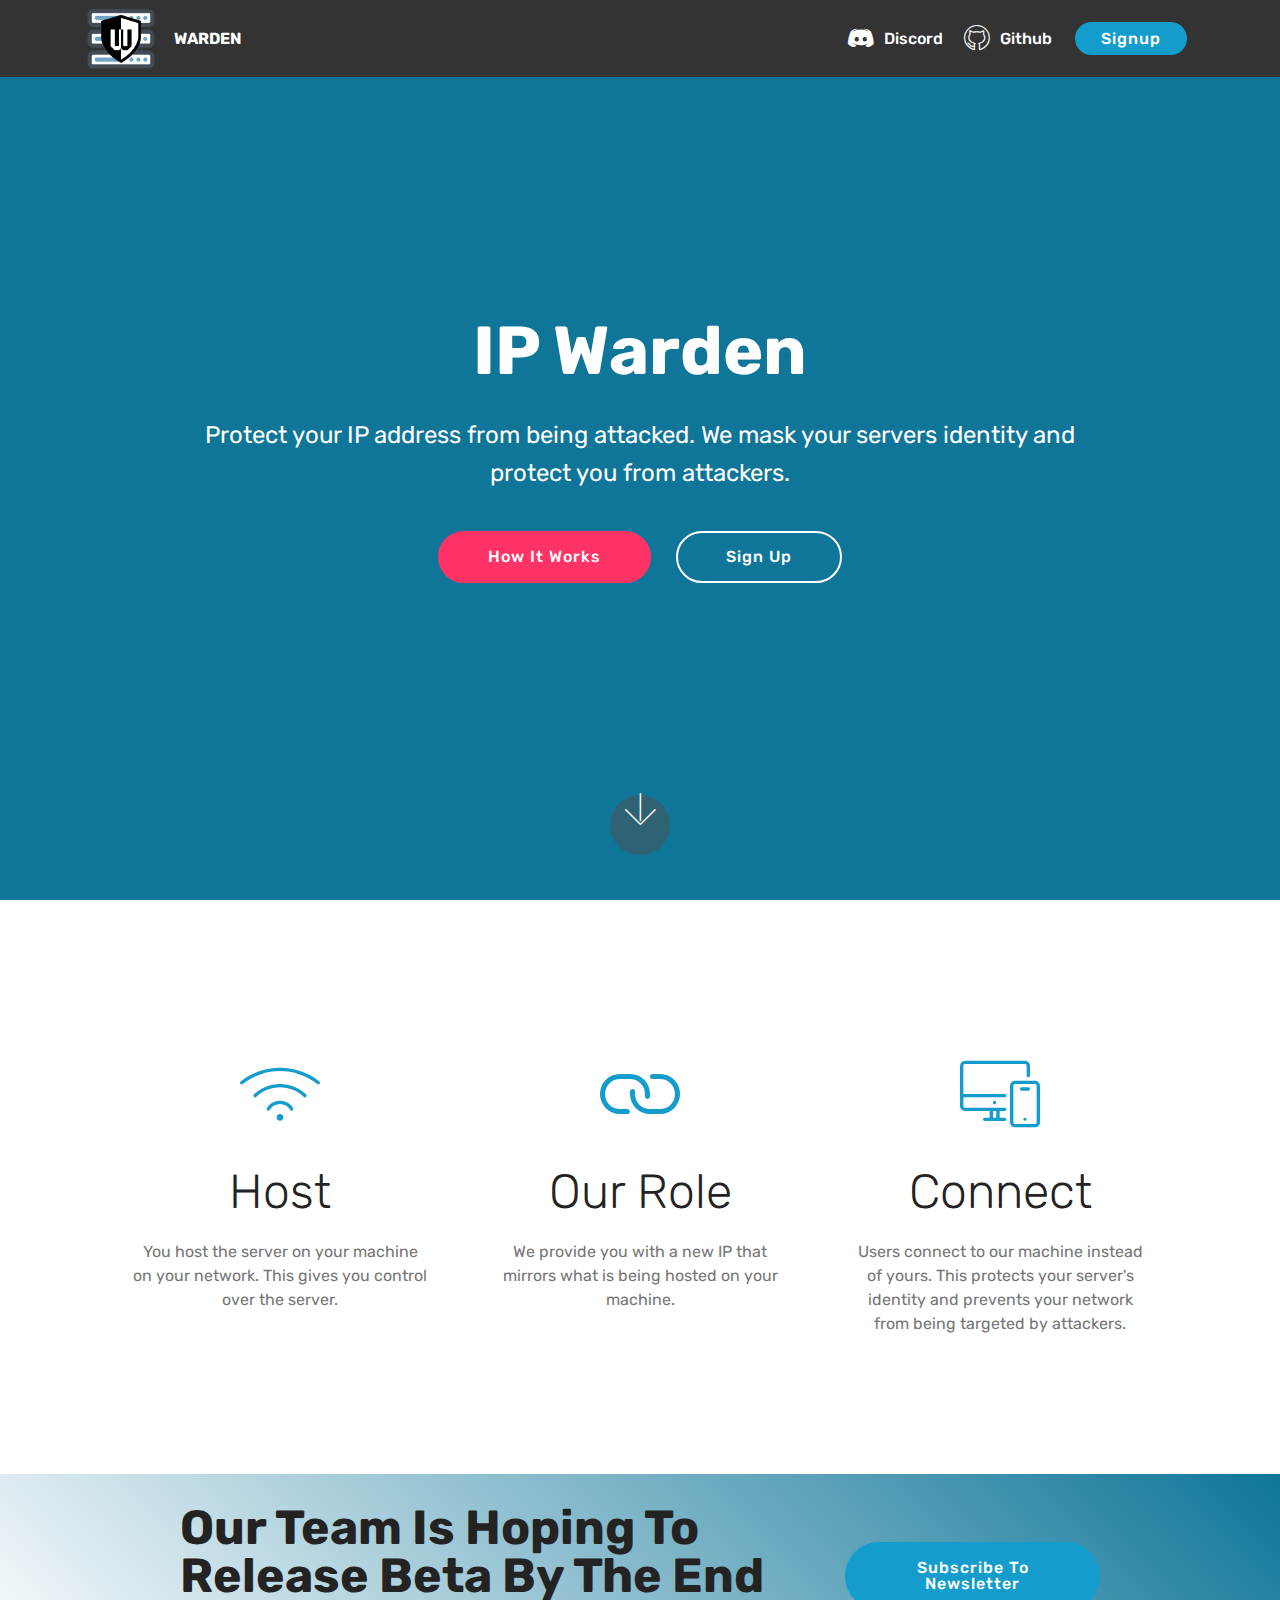
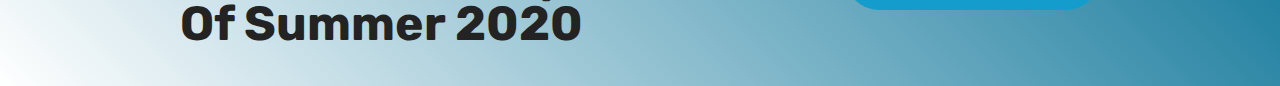
<file: index.html>
<!DOCTYPE html>
<html  >
<head>
    <!-- Global site tag (gtag.js) - Google Analytics -->
    <script async src="https://www.googletagmanager.com/gtag/js?id=UA-170765410-1"></script>
    <script>
        window.dataLayer = window.dataLayer || [];
        function gtag(){dataLayer.push(arguments);}
        gtag('js', new Date());

        gtag('config', 'UA-170765410-1');
    </script>
    <!-- Site made with Mobirise Website Builder v4.12.4, https://mobirise.com -->
    <meta charset="UTF-8">
    <meta http-equiv="X-UA-Compatible" content="IE=edge">
    <meta name="generator" content="Mobirise v4.12.4, ip-warden.com">
    <meta name="viewport" content="width=device-width, initial-scale=1, minimum-scale=1">
    <link rel="shortcut icon" href="assets/images/logo6-1-122x122.png" type="image/x-icon">
    <meta name="description" content="">
    
    
    <title>Home</title>
    <link rel="stylesheet" href="assets/web/assets/mobirise-icons-bold/mobirise-icons-bold.css">
    <link rel="stylesheet" href="assets/web/assets/mobirise-icons/mobirise-icons.css">
    <link rel="stylesheet" href="assets/bootstrap/css/bootstrap.min.css">
    <link rel="stylesheet" href="assets/bootstrap/css/bootstrap-grid.min.css">
    <link rel="stylesheet" href="assets/bootstrap/css/bootstrap-reboot.min.css">
    <link rel="stylesheet" href="assets/tether/tether.min.css">
    <link rel="stylesheet" href="assets/socicon/css/styles.css">
    <link rel="stylesheet" href="assets/dropdown/css/style.css">
    <link rel="stylesheet" href="assets/theme/css/style.css">
    <link rel="preload" as="style" href="assets/mobirise/css/mbr-additional.css"><link rel="stylesheet" href="assets/mobirise/css/mbr-additional.css" type="text/css">
    
  
  
</head>
<body>
  <section class="menu cid-qTkzRZLJNu" once="menu" id="menu1-0">

    

    <nav class="navbar navbar-expand beta-menu navbar-dropdown align-items-center navbar-fixed-top navbar-toggleable-sm">
        <button class="navbar-toggler navbar-toggler-right" type="button" data-toggle="collapse" data-target="#navbarSupportedContent" aria-controls="navbarSupportedContent" aria-expanded="false" aria-label="Toggle navigation">
            <div class="hamburger">
                <span></span>
                <span></span>
                <span></span>
                <span></span>
            </div>
        </button>
        <div class="menu-logo">
            <div class="navbar-brand">
                <span class="navbar-logo">
                    <a href="https://IP-Warden-Official.github.io">
                         <img src="assets/images/logo6-1-122x122.png" alt="Mobirise" title="" style="height: 3.8rem;">
                    </a>
                </span>
                <span class="navbar-caption-wrap"><a class="navbar-caption text-white display-4" href="https://IP-Warden-Official.github.io">WARDEN</a></span>
            </div>
        </div>
        <div class="collapse navbar-collapse" id="navbarSupportedContent">
            <ul class="navbar-nav nav-dropdown" data-app-modern-menu="true"><li class="nav-item">
                    <a class="nav-link link text-white display-4" href="https://discord.gg/XhbzuP5" target="_blank"><span class="socicon socicon-discord mbr-iconfont mbr-iconfont-btn"></span>
                        Discord</a>
                </li>
                <li class="nav-item">
                    <a class="nav-link link text-white display-4" href="https://github.com/IP-Warden-Official" target="_blank"><span class="mbri-github mbr-iconfont mbr-iconfont-btn"></span>Github</a>
                </li></ul>
            <div class="navbar-buttons mbr-section-btn"><a class="btn btn-sm btn-primary display-4" href="Newsletter">
                    Signup</a></div>
        </div>
    </nav>
</section>

<section class="engine"><a href="https://mobirise.info/w">html5 templates</a></section><section class="cid-qTkA127IK8 mbr-fullscreen" id="header2-1">

    

    

    <div class="container align-center">
        <div class="row justify-content-md-center">
            <div class="mbr-white col-md-10">
                <h1 class="mbr-section-title mbr-bold pb-3 mbr-fonts-style display-1">
                    IP Warden</h1>
                
                <p class="mbr-text pb-3 mbr-fonts-style display-5">Protect your IP address from being attacked. We mask your servers identity and protect you from attackers.</p>
                <div class="mbr-section-btn"><a class="btn btn-md btn-secondary display-4" href="coming-soon">How It Works</a>
                    <a class="btn btn-md btn-white-outline display-4" href="newsletter">Sign Up</a></div>
            </div>
        </div>
    </div>
    <div class="mbr-arrow hidden-sm-down" aria-hidden="true">
        <a href="#next">
            <i class="mbri-down mbr-iconfont"></i>
        </a>
    </div>
</section>

<section class="counters1 counters cid-rYGC0WrrZB" id="counters1-3">

    

    

    <div class="container">
        
        

        <div class="container pt-4 mt-2">
            <div class="media-container-row">
                <div class="card p-3 align-center col-12 col-md-6 col-lg-4">
                    <div class="panel-item p-3">
                        <div class="card-img pb-3">
                            <span class="mbr-iconfont mbri-wifi"></span>
                        </div>

                        <div class="card-text">
                            <h3 class="count pt-3 pb-3 mbr-fonts-style display-2">Host</h3>
                            
                            <p class="mbr-content-text mbr-fonts-style display-7">
                                You host the server on your machine on your network. This gives you control over the server.</p>
                        </div>
                    </div>
                </div>


                <div class="card p-3 align-center col-12 col-md-6 col-lg-4">
                    <div class="panel-item p-3">
                        <div class="card-img pb-3">
                            <span class="mbr-iconfont mbrib-link"></span>
                        </div>
                        <div class="card-text">
                            <h3 class="count pt-3 pb-3 mbr-fonts-style display-2">Our Role</h3>
                            
                            <p class="mbr-content-text mbr-fonts-style display-7">
                                    We provide you with a new IP that mirrors what is being hosted on your machine.</p>
                        </div>
                    </div>
                </div>

                <div class="card p-3 align-center col-12 col-md-6 col-lg-4">
                    <div class="panel-item p-3">
                        <div class="card-img pb-3">
                            <span class="mbri-responsive mbr-iconfont"></span>
                        </div>
                        <div class="card-text">
                            <h3 class="count pt-3 pb-3 mbr-fonts-style display-2">Connect</h3>
                            
                            <p class="mbr-content-text mbr-fonts-style display-7">Users connect to our machine instead of yours. This protects your server's identity and prevents your network from being targeted by attackers.</p>
                        </div>
                    </div>
                </div>


                
            </div>
        </div>
   </div>
</section>

<section class="mbr-section info1 cid-s2AKNOpVFf" id="info1-h">

    

    
    <div class="container">
        <div class="row justify-content-center content-row">
            <div class="media-container-column title col-12 col-lg-7 col-md-6">
                
                <h2 class="align-left mbr-bold mbr-fonts-style display-2">Our Team Is Hoping To Release Beta By The End Of Summer 2020</h2>
            </div>
            <div class="media-container-column col-12 col-lg-3 col-md-4">
                <div class="mbr-section-btn align-right py-4"><a class="btn btn-primary display-4" href="Newsletter.html">Subscribe To Newsletter</a></div>
            </div>
        </div>
    </div>
</section>


  <script src="assets/popper/popper.min.js"></script>
  <script src="assets/web/assets/jquery/jquery.min.js"></script>
  <script src="assets/bootstrap/js/bootstrap.min.js"></script>
  <script src="assets/smoothscroll/smooth-scroll.js"></script>
  <script src="assets/touchswipe/jquery.touch-swipe.min.js"></script>
  <script src="assets/tether/tether.min.js"></script>
  <script src="assets/dropdown/js/nav-dropdown.js"></script>
  <script src="assets/dropdown/js/navbar-dropdown.js"></script>
  <script src="assets/theme/js/script.js"></script>
  
  
</body>
</html>
</file>
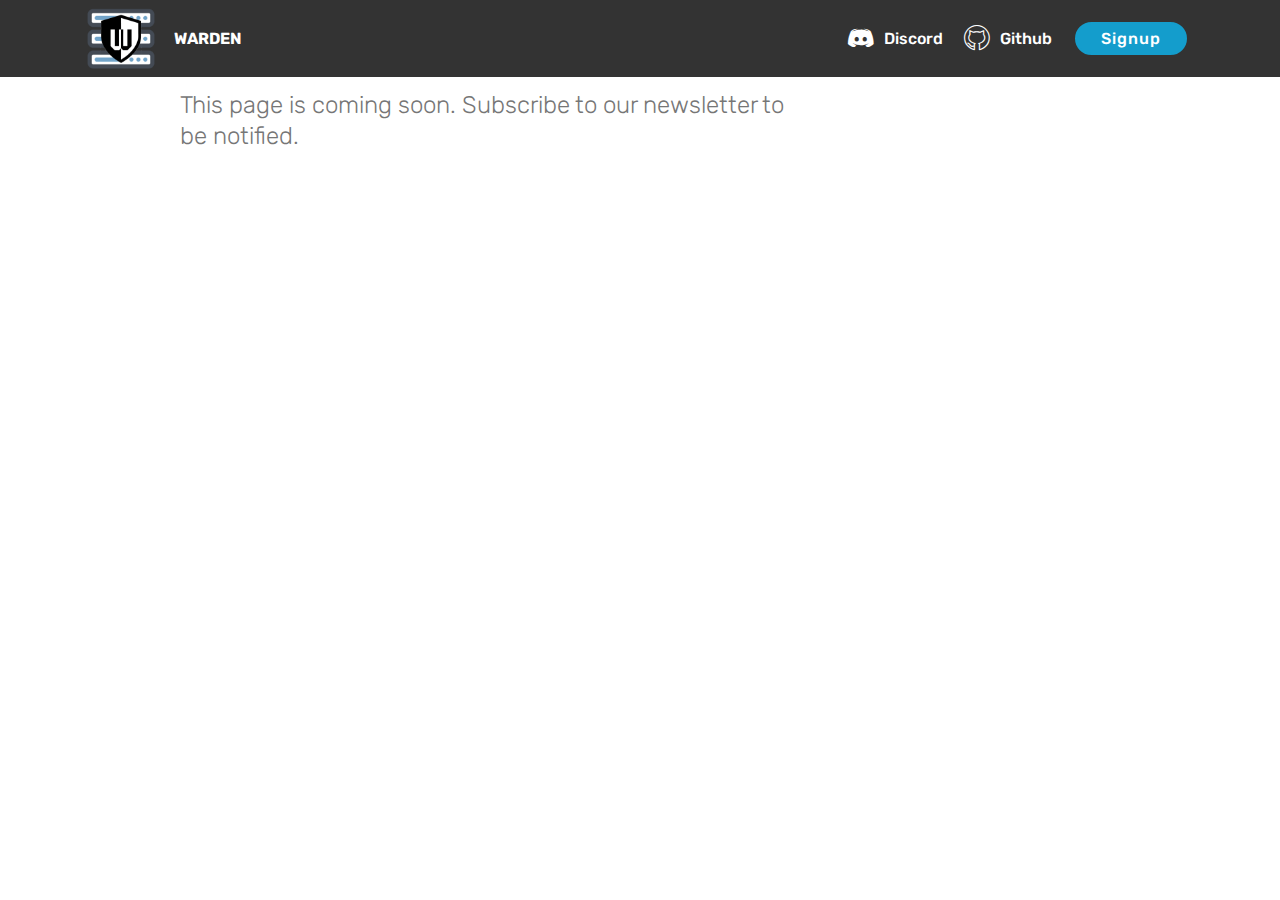
<file: coming-soon.html>
<!DOCTYPE html>
<html>

<head>
    <!-- Global site tag (gtag.js) - Google Analytics -->
    <script async src="https://www.googletagmanager.com/gtag/js?id=UA-170765410-1"></script>
    <script>
        window.dataLayer = window.dataLayer || [];
        function gtag(){dataLayer.push(arguments);}
        gtag('js', new Date());

        gtag('config', 'UA-170765410-1');
    </script>
    <!-- Site made with Mobirise Website Builder v4.12.4, https://mobirise.com -->
    <meta charset="UTF-8">
    <meta http-equiv="X-UA-Compatible" content="IE=edge">
    <meta name="generator" content="Mobirise v4.12.4, ip-warden.com">
    <meta name="viewport" content="width=device-width, initial-scale=1, minimum-scale=1">
    <link rel="shortcut icon" href="assets/images/logo6-1-122x122.png" type="image/x-icon">
    <meta name="description" content="">


    <title>Newsletter</title>
    <link rel="stylesheet" href="assets/web/assets/mobirise-icons/mobirise-icons.css">
    <link rel="stylesheet" href="assets/bootstrap/css/bootstrap.min.css">
    <link rel="stylesheet" href="assets/bootstrap/css/bootstrap-grid.min.css">
    <link rel="stylesheet" href="assets/bootstrap/css/bootstrap-reboot.min.css">
    <link rel="stylesheet" href="assets/tether/tether.min.css">
    <link rel="stylesheet" href="assets/dropdown/css/style.css">
    <link rel="stylesheet" href="assets/socicon/css/styles.css">
    <link rel="stylesheet" href="assets/theme/css/style.css">
    <link rel="preload" as="style" href="assets/mobirise/css/mbr-additional.css">
    <link rel="stylesheet" href="assets/mobirise/css/mbr-additional.css" type="text/css">



</head>

<body>
    <section class="menu cid-qTkzRZLJNu" once="menu" id="menu1-j">



        <nav
            class="navbar navbar-expand beta-menu navbar-dropdown align-items-center navbar-fixed-top navbar-toggleable-sm">
            <button class="navbar-toggler navbar-toggler-right" type="button" data-toggle="collapse"
                data-target="#navbarSupportedContent" aria-controls="navbarSupportedContent" aria-expanded="false"
                aria-label="Toggle navigation">
                <div class="hamburger">
                    <span></span>
                    <span></span>
                    <span></span>
                    <span></span>
                </div>
            </button>
            <div class="menu-logo">
                <div class="navbar-brand">
                    <span class="navbar-logo">
                        <a href="https://IP-Warden-Official.github.io">
                            <img src="assets/images/logo6-1-122x122.png" alt="Mobirise" title=""
                                style="height: 3.8rem;">
                        </a>
                    </span>
                    <span class="navbar-caption-wrap"><a class="navbar-caption text-white display-4"
                            href="https://IP-Warden-Official.github.io">WARDEN</a></span>
                </div>
            </div>
            <div class="collapse navbar-collapse" id="navbarSupportedContent">
                <ul class="navbar-nav nav-dropdown" data-app-modern-menu="true">
                    <li class="nav-item">
                        <a class="nav-link link text-white display-4" href="https://discord.gg/XhbzuP5"
                            target="_blank"><span class="socicon socicon-discord mbr-iconfont mbr-iconfont-btn"></span>
                            Discord</a>
                    </li>
                    <li class="nav-item">
                        <a class="nav-link link text-white display-4" href="https://github.com/IP-Warden-Official"
                            target="_blank"><span class="mbri-github mbr-iconfont mbr-iconfont-btn"></span>Github</a>
                    </li>
                </ul>
                <div class="navbar-buttons mbr-section-btn"><a class="btn btn-sm btn-primary display-4"
                        href="Newsletter">
                        Signup</a></div>
            </div>
        </nav>
    </section>

    <section class="engine"><a href="https://mobirise.info/u">bootstrap website templates</a></section>
    <section class="mbr-section info1 cid-s2F80HHT5S" id="info1-l">




        <div class="container">
            <div class="row justify-content-center content-row">
                <div class="media-container-column title col-12 col-lg-7 col-md-6">
                    <h3 class="mbr-section-subtitle align-left mbr-light pb-3 mbr-fonts-style display-5">This page is coming soon. 
                        Subscribe to our newsletter to be notified.</h3>

                </div>
                <div class="media-container-column col-12 col-lg-3 col-md-4">

                </div>
            </div>
        </div>
    </section>


    <script src="assets/web/assets/jquery/jquery.min.js"></script>
    <script src="assets/popper/popper.min.js"></script>
    <script src="assets/bootstrap/js/bootstrap.min.js"></script>
    <script src="assets/tether/tether.min.js"></script>
    <script src="assets/smoothscroll/smooth-scroll.js"></script>
    <script src="assets/dropdown/js/nav-dropdown.js"></script>
    <script src="assets/dropdown/js/navbar-dropdown.js"></script>
    <script src="assets/touchswipe/jquery.touch-swipe.min.js"></script>
    <script src="assets/theme/js/script.js"></script>


</body>

</html>
</file>
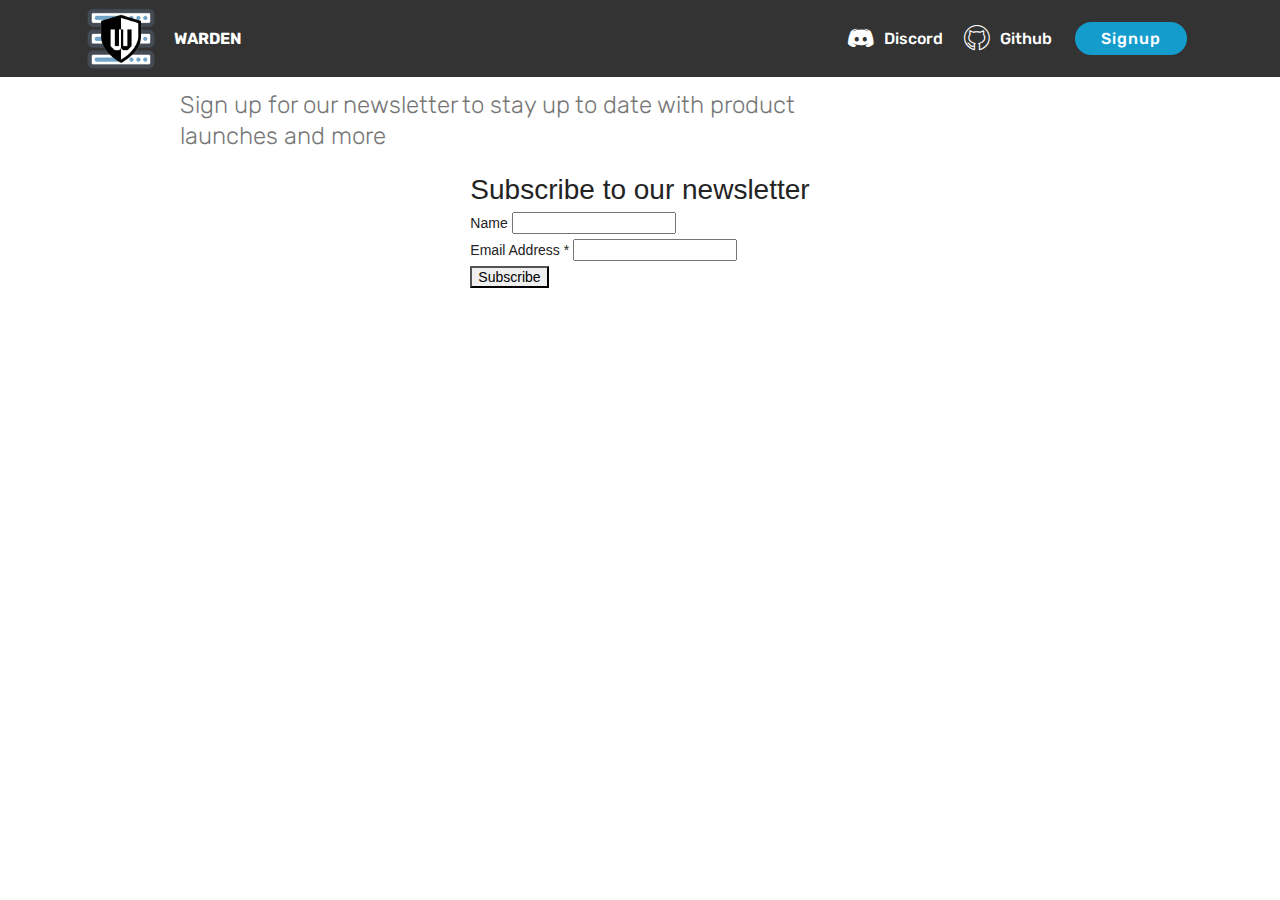
<file: Newsletter.html>
<!DOCTYPE html>
<html>

<head>
    <!-- Global site tag (gtag.js) - Google Analytics -->
    <script async src="https://www.googletagmanager.com/gtag/js?id=UA-170765410-1"></script>
    <script>
        window.dataLayer = window.dataLayer || [];
        function gtag(){dataLayer.push(arguments);}
        gtag('js', new Date());

        gtag('config', 'UA-170765410-1');
    </script>
    <!-- Site made with Mobirise Website Builder v4.12.4, https://mobirise.com -->
    <meta charset="UTF-8">
    <meta http-equiv="X-UA-Compatible" content="IE=edge">
    <meta name="generator" content="Mobirise v4.12.4, ip-warden.com">
    <meta name="viewport" content="width=device-width, initial-scale=1, minimum-scale=1">
    <link rel="shortcut icon" href="assets/images/logo6-1-122x122.png" type="image/x-icon">
    <meta name="description" content="">


    <title>Newsletter</title>
    <link rel="stylesheet" href="assets/web/assets/mobirise-icons/mobirise-icons.css">
    <link rel="stylesheet" href="assets/bootstrap/css/bootstrap.min.css">
    <link rel="stylesheet" href="assets/bootstrap/css/bootstrap-grid.min.css">
    <link rel="stylesheet" href="assets/bootstrap/css/bootstrap-reboot.min.css">
    <link rel="stylesheet" href="assets/tether/tether.min.css">
    <link rel="stylesheet" href="assets/dropdown/css/style.css">
    <link rel="stylesheet" href="assets/socicon/css/styles.css">
    <link rel="stylesheet" href="assets/theme/css/style.css">
    <link rel="preload" as="style" href="assets/mobirise/css/mbr-additional.css">
    <link rel="stylesheet" href="assets/mobirise/css/mbr-additional.css" type="text/css">



</head>

<body>
    <section class="menu cid-qTkzRZLJNu" once="menu" id="menu1-j">



        <nav
            class="navbar navbar-expand beta-menu navbar-dropdown align-items-center navbar-fixed-top navbar-toggleable-sm">
            <button class="navbar-toggler navbar-toggler-right" type="button" data-toggle="collapse"
                data-target="#navbarSupportedContent" aria-controls="navbarSupportedContent" aria-expanded="false"
                aria-label="Toggle navigation">
                <div class="hamburger">
                    <span></span>
                    <span></span>
                    <span></span>
                    <span></span>
                </div>
            </button>
            <div class="menu-logo">
                <div class="navbar-brand">
                    <span class="navbar-logo">
                        <a href="https://IP-Warden-Official.github.io">
                            <img src="assets/images/logo6-1-122x122.png" alt="Mobirise" title=""
                                style="height: 3.8rem;">
                        </a>
                    </span>
                    <span class="navbar-caption-wrap"><a class="navbar-caption text-white display-4"
                            href="https://IP-Warden-Official.github.io">WARDEN</a></span>
                </div>
            </div>
            <div class="collapse navbar-collapse" id="navbarSupportedContent">
                <ul class="navbar-nav nav-dropdown" data-app-modern-menu="true">
                    <li class="nav-item">
                        <a class="nav-link link text-white display-4" href="https://discord.gg/XhbzuP5"
                            target="_blank"><span class="socicon socicon-discord mbr-iconfont mbr-iconfont-btn"></span>
                            Discord</a>
                    </li>
                    <li class="nav-item">
                        <a class="nav-link link text-white display-4" href="https://github.com/IP-Warden-Official"
                            target="_blank"><span class="mbri-github mbr-iconfont mbr-iconfont-btn"></span>Github</a>
                    </li>
                </ul>
                <div class="navbar-buttons mbr-section-btn"><a class="btn btn-sm btn-primary display-4"
                        href="Newsletter">
                        Signup</a></div>
            </div>
        </nav>
    </section>

    <section class="engine"><a href="https://mobirise.info/u">bootstrap website templates</a></section>
    <section class="mbr-section info1 cid-s2F80HHT5S" id="info1-l">




        <div class="container">
            <div class="row justify-content-center content-row">
                <div class="media-container-column title col-12 col-lg-7 col-md-6">
                    <h3 class="mbr-section-subtitle align-left mbr-light pb-3 mbr-fonts-style display-5">Sign up for our
                        newsletter to stay up to date with product launches and more</h3>

                </div>
                <div class="media-container-column col-12 col-lg-3 col-md-4">

                </div>
            </div>
        </div>
    </section>

    <section class="mbr-section info1 cid-s2F9pIMrRT" id="info1-m">




        <div class="container">
            <div class="row justify-content-center content-row">
                <!--[if !IE]> -->
                <link rel="stylesheet" type="text/css" media="all"
                    href="https://s.smore.com/css/list-form-signup.4275b8cb.css" />
                <!-- <![endif]-->
                <!--[if IE]>
                <link rel="stylesheet" type="text/css" media="all" href="https://s.smore.com/css/list-form-signup.4275b8cb.ie.css"/>
                <![endif]-->
                <style type="text/css">
                    .smore-list-subscribe-form {
                        background: #fff;
                        clear: left;
                        font: 14px Helvetica, Arial, sans-serif;
                    }
                </style>
                <div class="smore-list-subscribe-form">
                    <form action="https://www.smore.com/app/lists/confirm_subscribe" method="post">
                        <input type="hidden" name="list_id" value="5ef0e3cf3b6e4bbe766e71e7">
                        <h3>Subscribe to our newsletter</h3>
                        <div class="field-group">
                            <label for="smore-subscribe-name">Name
                            </label>
                            <input type="text" value="" name="name" class="required email" id="smore-subscribe-email">
                        </div>
                        <div class="field-group">
                            <label for="smore-subscribe-email">Email Address <span class="required">*</span>
                            </label>
                            <input type="email" value="" name="email" class="required email" id="smore-subscribe-email">
                        </div>
                        <div class="right">
                            <input type="submit" value="Subscribe" name="subscribe" id="smore-subscribe-button"
                                class="button">
                        </div>
                    </form>
                </div>
            </div>
        </div>
    </section>


    <script src="assets/web/assets/jquery/jquery.min.js"></script>
    <script src="assets/popper/popper.min.js"></script>
    <script src="assets/bootstrap/js/bootstrap.min.js"></script>
    <script src="assets/tether/tether.min.js"></script>
    <script src="assets/smoothscroll/smooth-scroll.js"></script>
    <script src="assets/dropdown/js/nav-dropdown.js"></script>
    <script src="assets/dropdown/js/navbar-dropdown.js"></script>
    <script src="assets/touchswipe/jquery.touch-swipe.min.js"></script>
    <script src="assets/theme/js/script.js"></script>


</body>

</html>
</file>
<file: assets/web/assets/mobirise-icons-bold/mobirise-icons-bold.css>
@font-face {
  font-family: 'mobirise-icons-bold';
  font-display: swap;
  src:  url('mobirise-icons-bold.eot?m1l4yr');
  src:  url('mobirise-icons-bold.eot?m1l4yr#iefix') format('embedded-opentype'),
    url('mobirise-icons-bold.ttf?m1l4yr') format('truetype'),
    url('mobirise-icons-bold.woff?m1l4yr') format('woff'),
    url('mobirise-icons-bold.svg?m1l4yr#mobirise-icons-bold') format('svg');
  font-weight: normal;
  font-style: normal;
}

[class^="mbrib-"], [class*="mbrib-"] {
  /* use !important to prevent issues with browser extensions that change fonts */
  font-family: 'mobirise-icons-bold' !important;
  speak: none;
  font-style: normal;
  font-weight: normal;
  font-variant: normal;
  text-transform: none;
  line-height: 1;

  /* Better Font Rendering =========== */
  -webkit-font-smoothing: antialiased;
  -moz-osx-font-smoothing: grayscale;
}

.mbrib-add-submenu:before {
  content: "\e900";
}
.mbrib-alert:before {
  content: "\e901";
}
.mbrib-align-center:before {
  content: "\e902";
}
.mbrib-align-justify:before {
  content: "\e903";
}
.mbrib-align-left:before {
  content: "\e904";
}
.mbrib-align-right:before {
  content: "\e905";
}
.mbrib-android:before {
  content: "\e906";
}
.mbrib-apple:before {
  content: "\e907";
}
.mbrib-arrow-down:before {
  content: "\e908";
}
.mbrib-arrow-next:before {
  content: "\e909";
}
.mbrib-arrow-prev:before {
  content: "\e90a";
}
.mbrib-arrow-up:before {
  content: "\e90b";
}
.mbrib-bold:before {
  content: "\e90c";
}
.mbrib-bookmark:before {
  content: "\e90d";
}
.mbrib-bootstrap:before {
  content: "\e90e";
}
.mbrib-briefcase:before {
  content: "\e90f";
}
.mbrib-browse:before {
  content: "\e910";
}
.mbrib-bulleted-list:before {
  content: "\e911";
}
.mbrib-calendar:before {
  content: "\e912";
}
.mbrib-camera:before {
  content: "\e913";
}
.mbrib-cart-add:before {
  content: "\e914";
}
.mbrib-cart-full:before {
  content: "\e915";
}
.mbrib-cash:before {
  content: "\e916";
}
.mbrib-change-style:before {
  content: "\e917";
}
.mbrib-chat:before {
  content: "\e918";
}
.mbrib-clock:before {
  content: "\e919";
}
.mbrib-close:before {
  content: "\e91a";
}
.mbrib-cloud:before {
  content: "\e91b";
}
.mbrib-code:before {
  content: "\e91c";
}
.mbrib-contact-form:before {
  content: "\e91d";
}
.mbrib-credit-card:before {
  content: "\e91e";
}
.mbrib-cursor-click:before {
  content: "\e91f";
}
.mbrib-cust-feedback:before {
  content: "\e920";
}
.mbrib-database:before {
  content: "\e921";
}
.mbrib-delivery:before {
  content: "\e922";
}
.mbrib-desktop:before {
  content: "\e923";
}
.mbrib-devices:before {
  content: "\e924";
}
.mbrib-down:before {
  content: "\e925";
}
.mbrib-download:before {
  content: "\e926";
}
.mbrib-drag-n-drop:before {
  content: "\e927";
}
.mbrib-drag-n-drop2:before {
  content: "\e928";
}
.mbrib-edit:before {
  content: "\e929";
}
.mbrib-edit2:before {
  content: "\e92a";
}
.mbrib-error:before {
  content: "\e92b";
}
.mbrib-extension:before {
  content: "\e92c";
}
.mbrib-features:before {
  content: "\e92d";
}
.mbrib-file:before {
  content: "\e92e";
}
.mbrib-flag:before {
  content: "\e92f";
}
.mbrib-folder:before {
  content: "\e930";
}
.mbrib-gift:before {
  content: "\e931";
}
.mbrib-github:before {
  content: "\e932";
}
.mbrib-globe-2:before {
  content: "\e933";
}
.mbrib-globe:before {
  content: "\e934";
}
.mbrib-growing-chart:before {
  content: "\e935";
}
.mbrib-hearth:before {
  content: "\e936";
}
.mbrib-help:before {
  content: "\e937";
}
.mbrib-home:before {
  content: "\e938";
}
.mbrib-hot-cup:before {
  content: "\e939";
}
.mbrib-idea:before {
  content: "\e93a";
}
.mbrib-image-gallery:before {
  content: "\e93b";
}
.mbrib-image-slider:before {
  content: "\e93c";
}
.mbrib-info:before {
  content: "\e93d";
}
.mbrib-italic:before {
  content: "\e93e";
}
.mbrib-key:before {
  content: "\e93f";
}
.mbrib-laptop:before {
  content: "\e940";
}
.mbrib-layers:before {
  content: "\e941";
}
.mbrib-left-right:before {
  content: "\e942";
}
.mbrib-left:before {
  content: "\e943";
}
.mbrib-letter:before {
  content: "\e944";
}
.mbrib-like:before {
  content: "\e945";
}
.mbrib-link:before {
  content: "\e946";
}
.mbrib-lock:before {
  content: "\e947";
}
.mbrib-login:before {
  content: "\e948";
}
.mbrib-logout:before {
  content: "\e949";
}
.mbrib-magic-stick:before {
  content: "\e94a";
}
.mbrib-map-pin:before {
  content: "\e94b";
}
.mbrib-menu:before {
  content: "\e94c";
}
.mbrib-mobile:before {
  content: "\e94d";
}
.mbrib-mobile2:before {
  content: "\e94e";
}
.mbrib-mobirise:before {
  content: "\e94f";
}
.mbrib-more-horizontal:before {
  content: "\e950";
}
.mbrib-more-vertical:before {
  content: "\e951";
}
.mbrib-music:before {
  content: "\e952";
}
.mbrib-new-file:before {
  content: "\e953";
}
.mbrib-numbered-list:before {
  content: "\e954";
}
.mbrib-opened-folder:before {
  content: "\e955";
}
.mbrib-pages:before {
  content: "\e956";
}
.mbrib-paper-plane:before {
  content: "\e957";
}
.mbrib-paperclip:before {
  content: "\e958";
}
.mbrib-photo:before {
  content: "\e959";
}
.mbrib-photos:before {
  content: "\e95a";
}
.mbrib-pin:before {
  content: "\e95b";
}
.mbrib-play:before {
  content: "\e95c";
}
.mbrib-plus:before {
  content: "\e95d";
}
.mbrib-preview:before {
  content: "\e95e";
}
.mbrib-print:before {
  content: "\e95f";
}
.mbrib-protect:before {
  content: "\e960";
}
.mbrib-question:before {
  content: "\e961";
}
.mbrib-quote-left:before {
  content: "\e962";
}
.mbrib-quote-right:before {
  content: "\e963";
}
.mbrib-redo:before {
  content: "\e964";
}
.mbrib-refresh:before {
  content: "\e965";
}
.mbrib-responsive:before {
  content: "\e966";
}
.mbrib-right:before {
  content: "\e967";
}
.mbrib-rocket:before {
  content: "\e968";
}
.mbrib-sad-face:before {
  content: "\e969";
}
.mbrib-sale:before {
  content: "\e96a";
}
.mbrib-save:before {
  content: "\e96b";
}
.mbrib-search:before {
  content: "\e96c";
}
.mbrib-setting:before {
  content: "\e96d";
}
.mbrib-setting2:before {
  content: "\e96e";
}
.mbrib-setting3:before {
  content: "\e96f";
}
.mbrib-share:before {
  content: "\e970";
}
.mbrib-shopping-bag:before {
  content: "\e971";
}
.mbrib-shopping-basket:before {
  content: "\e972";
}
.mbrib-shopping-cart:before {
  content: "\e973";
}
.mbrib-sites:before {
  content: "\e974";
}
.mbrib-smile-face:before {
  content: "\e975";
}
.mbrib-speed:before {
  content: "\e976";
}
.mbrib-star:before {
  content: "\e977";
}
.mbrib-success:before {
  content: "\e978";
}
.mbrib-sun:before {
  content: "\e979";
}
.mbrib-sun2:before {
  content: "\e97a";
}
.mbrib-tablet-vertical:before {
  content: "\e97b";
}
.mbrib-tablet:before {
  content: "\e97c";
}
.mbrib-target:before {
  content: "\e97d";
}
.mbrib-timer:before {
  content: "\e97e";
}
.mbrib-to-ftp:before {
  content: "\e97f";
}
.mbrib-to-local-drive:before {
  content: "\e980";
}
.mbrib-touch-swipe:before {
  content: "\e981";
}
.mbrib-touch:before {
  content: "\e982";
}
.mbrib-trash:before {
  content: "\e983";
}
.mbrib-underline:before {
  content: "\e984";
}
.mbrib-undo:before {
  content: "\e985";
}
.mbrib-unlink:before {
  content: "\e986";
}
.mbrib-unlock:before {
  content: "\e987";
}
.mbrib-up-down:before {
  content: "\e988";
}
.mbrib-up:before {
  content: "\e989";
}
.mbrib-update:before {
  content: "\e98a";
}
.mbrib-upload:before {
  content: "\e98b";
}
.mbrib-user:before {
  content: "\e98c";
}
.mbrib-user2:before {
  content: "\e98d";
}
.mbrib-users:before {
  content: "\e98e";
}
.mbrib-video-play:before {
  content: "\e98f";
}
.mbrib-video:before {
  content: "\e990";
}
.mbrib-watch:before {
  content: "\e991";
}
.mbrib-website-theme:before {
  content: "\e992";
}
.mbrib-wifi:before {
  content: "\e993";
}
.mbrib-windows:before {
  content: "\e994";
}
.mbrib-zoom-out:before {
  content: "\e995";
}
</file>
<file: assets/web/assets/mobirise-icons/mobirise-icons.css>
@font-face {
  font-family: 'MobiriseIcons';
  src:  url('mobirise-icons.eot?spat4u');
  src:  url('mobirise-icons.eot?spat4u#iefix') format('embedded-opentype'),
    url('mobirise-icons.ttf?spat4u') format('truetype'),
    url('mobirise-icons.woff?spat4u') format('woff'),
    url('mobirise-icons.svg?spat4u#MobiriseIcons') format('svg');
  font-weight: normal;
  font-style: normal;
  font-display: swap;
}

[class^="mbri-"], [class*=" mbri-"] {
  /* use !important to prevent issues with browser extensions that change fonts */
  font-family: MobiriseIcons !important;
  speak: none;
  font-style: normal;
  font-weight: normal;
  font-variant: normal;
  text-transform: none;
  line-height: 1;

  /* Better Font Rendering =========== */
  -webkit-font-smoothing: antialiased;
  -moz-osx-font-smoothing: grayscale;
}

.mbri-add-submenu:before {
  content: "\e900";
}
.mbri-alert:before {
  content: "\e901";
}
.mbri-align-center:before {
  content: "\e902";
}
.mbri-align-justify:before {
  content: "\e903";
}
.mbri-align-left:before {
  content: "\e904";
}
.mbri-align-right:before {
  content: "\e905";
}
.mbri-android:before {
  content: "\e906";
}
.mbri-apple:before {
  content: "\e907";
}
.mbri-arrow-down:before {
  content: "\e908";
}
.mbri-arrow-next:before {
  content: "\e909";
}
.mbri-arrow-prev:before {
  content: "\e90a";
}
.mbri-arrow-up:before {
  content: "\e90b";
}
.mbri-bold:before {
  content: "\e90c";
}
.mbri-bookmark:before {
  content: "\e90d";
}
.mbri-bootstrap:before {
  content: "\e90e";
}
.mbri-briefcase:before {
  content: "\e90f";
}
.mbri-browse:before {
  content: "\e910";
}
.mbri-bulleted-list:before {
  content: "\e911";
}
.mbri-calendar:before {
  content: "\e912";
}
.mbri-camera:before {
  content: "\e913";
}
.mbri-cart-add:before {
  content: "\e914";
}
.mbri-cart-full:before {
  content: "\e915";
}
.mbri-cash:before {
  content: "\e916";
}
.mbri-change-style:before {
  content: "\e917";
}
.mbri-chat:before {
  content: "\e918";
}
.mbri-clock:before {
  content: "\e919";
}
.mbri-close:before {
  content: "\e91a";
}
.mbri-cloud:before {
  content: "\e91b";
}
.mbri-code:before {
  content: "\e91c";
}
.mbri-contact-form:before {
  content: "\e91d";
}
.mbri-credit-card:before {
  content: "\e91e";
}
.mbri-cursor-click:before {
  content: "\e91f";
}
.mbri-cust-feedback:before {
  content: "\e920";
}
.mbri-database:before {
  content: "\e921";
}
.mbri-delivery:before {
  content: "\e922";
}
.mbri-desktop:before {
  content: "\e923";
}
.mbri-devices:before {
  content: "\e924";
}
.mbri-down:before {
  content: "\e925";
}
.mbri-download:before {
  content: "\e989";
}
.mbri-drag-n-drop:before {
  content: "\e927";
}
.mbri-drag-n-drop2:before {
  content: "\e928";
}
.mbri-edit:before {
  content: "\e929";
}
.mbri-edit2:before {
  content: "\e92a";
}
.mbri-error:before {
  content: "\e92b";
}
.mbri-extension:before {
  content: "\e92c";
}
.mbri-features:before {
  content: "\e92d";
}
.mbri-file:before {
  content: "\e92e";
}
.mbri-flag:before {
  content: "\e92f";
}
.mbri-folder:before {
  content: "\e930";
}
.mbri-gift:before {
  content: "\e931";
}
.mbri-github:before {
  content: "\e932";
}
.mbri-globe:before {
  content: "\e933";
}
.mbri-globe-2:before {
  content: "\e934";
}
.mbri-growing-chart:before {
  content: "\e935";
}
.mbri-hearth:before {
  content: "\e936";
}
.mbri-help:before {
  content: "\e937";
}
.mbri-home:before {
  content: "\e938";
}
.mbri-hot-cup:before {
  content: "\e939";
}
.mbri-idea:before {
  content: "\e93a";
}
.mbri-image-gallery:before {
  content: "\e93b";
}
.mbri-image-slider:before {
  content: "\e93c";
}
.mbri-info:before {
  content: "\e93d";
}
.mbri-italic:before {
  content: "\e93e";
}
.mbri-key:before {
  content: "\e93f";
}
.mbri-laptop:before {
  content: "\e940";
}
.mbri-layers:before {
  content: "\e941";
}
.mbri-left-right:before {
  content: "\e942";
}
.mbri-left:before {
  content: "\e943";
}
.mbri-letter:before {
  content: "\e944";
}
.mbri-like:before {
  content: "\e945";
}
.mbri-link:before {
  content: "\e946";
}
.mbri-lock:before {
  content: "\e947";
}
.mbri-login:before {
  content: "\e948";
}
.mbri-logout:before {
  content: "\e949";
}
.mbri-magic-stick:before {
  content: "\e94a";
}
.mbri-map-pin:before {
  content: "\e94b";
}
.mbri-menu:before {
  content: "\e94c";
}
.mbri-mobile:before {
  content: "\e94d";
}
.mbri-mobile2:before {
  content: "\e94e";
}
.mbri-mobirise:before {
  content: "\e94f";
}
.mbri-more-horizontal:before {
  content: "\e950";
}
.mbri-more-vertical:before {
  content: "\e951";
}
.mbri-music:before {
  content: "\e952";
}
.mbri-new-file:before {
  content: "\e953";
}
.mbri-numbered-list:before {
  content: "\e954";
}
.mbri-opened-folder:before {
  content: "\e955";
}
.mbri-pages:before {
  content: "\e956";
}
.mbri-paper-plane:before {
  content: "\e957";
}
.mbri-paperclip:before {
  content: "\e958";
}
.mbri-photo:before {
  content: "\e959";
}
.mbri-photos:before {
  content: "\e95a";
}
.mbri-pin:before {
  content: "\e95b";
}
.mbri-play:before {
  content: "\e95c";
}
.mbri-plus:before {
  content: "\e95d";
}
.mbri-preview:before {
  content: "\e95e";
}
.mbri-print:before {
  content: "\e95f";
}
.mbri-protect:before {
  content: "\e960";
}
.mbri-question:before {
  content: "\e961";
}
.mbri-quote-left:before {
  content: "\e962";
}
.mbri-quote-right:before {
  content: "\e963";
}
.mbri-refresh:before {
  content: "\e964";
}
.mbri-responsive:before {
  content: "\e965";
}
.mbri-right:before {
  content: "\e966";
}
.mbri-rocket:before {
  content: "\e967";
}
.mbri-sad-face:before {
  content: "\e968";
}
.mbri-sale:before {
  content: "\e969";
}
.mbri-save:before {
  content: "\e96a";
}
.mbri-search:before {
  content: "\e96b";
}
.mbri-setting:before {
  content: "\e96c";
}
.mbri-setting2:before {
  content: "\e96d";
}
.mbri-setting3:before {
  content: "\e96e";
}
.mbri-share:before {
  content: "\e96f";
}
.mbri-shopping-bag:before {
  content: "\e970";
}
.mbri-shopping-basket:before {
  content: "\e971";
}
.mbri-shopping-cart:before {
  content: "\e972";
}
.mbri-sites:before {
  content: "\e973";
}
.mbri-smile-face:before {
  content: "\e974";
}
.mbri-speed:before {
  content: "\e975";
}
.mbri-star:before {
  content: "\e976";
}
.mbri-success:before {
  content: "\e977";
}
.mbri-sun:before {
  content: "\e978";
}
.mbri-sun2:before {
  content: "\e979";
}
.mbri-tablet:before {
  content: "\e97a";
}
.mbri-tablet-vertical:before {
  content: "\e97b";
}
.mbri-target:before {
  content: "\e97c";
}
.mbri-timer:before {
  content: "\e97d";
}
.mbri-to-ftp:before {
  content: "\e97e";
}
.mbri-to-local-drive:before {
  content: "\e97f";
}
.mbri-touch-swipe:before {
  content: "\e980";
}
.mbri-touch:before {
  content: "\e981";
}
.mbri-trash:before {
  content: "\e982";
}
.mbri-underline:before {
  content: "\e983";
}
.mbri-unlink:before {
  content: "\e984";
}
.mbri-unlock:before {
  content: "\e985";
}
.mbri-up-down:before {
  content: "\e986";
}
.mbri-up:before {
  content: "\e987";
}
.mbri-update:before {
  content: "\e988";
}
.mbri-upload:before {
 content: "\e926"; 
}
.mbri-user:before {
  content: "\e98a";
}
.mbri-user2:before {
  content: "\e98b";
}
.mbri-users:before {
  content: "\e98c";
}
.mbri-video:before {
  content: "\e98d";
}
.mbri-video-play:before {
  content: "\e98e";
}
.mbri-watch:before {
  content: "\e98f";
}
.mbri-website-theme:before {
  content: "\e990";
}
.mbri-wifi:before {
  content: "\e991";
}
.mbri-windows:before {
  content: "\e992";
}
.mbri-zoom-out:before {
  content: "\e993";
}
.mbri-redo:before {
  content: "\e994";
}
.mbri-undo:before {
  content: "\e995";
}
</file>
<file: assets/socicon/css/styles.css>
@charset "UTF-8";

@font-face {
  font-family: 'Socicon';
  src:  url('../fonts/socicon.eot');
  src:  url('../fonts/socicon.eot?#iefix') format('embedded-opentype'),
    url('../fonts/socicon.woff2') format('woff2'),
    url('../fonts/socicon.ttf') format('truetype'),
    url('../fonts/socicon.woff') format('woff'),
    url('../fonts/socicon.svg#socicon') format('svg');
  font-weight: normal;
  font-style: normal;
}

[data-icon]:before {
  font-family: "socicon" !important;
  content: attr(data-icon);
  font-style: normal !important;
  font-weight: normal !important;
  font-variant: normal !important;
  text-transform: none !important;
  speak: none;
  line-height: 1;
  -webkit-font-smoothing: antialiased;
  -moz-osx-font-smoothing: grayscale;
}

[class^="socicon-"], [class*=" socicon-"] {
  /* use !important to prevent issues with browser extensions that change fonts */
  font-family: 'Socicon' !important;
  speak: none;
  font-style: normal;
  font-weight: normal;
  font-variant: normal;
  text-transform: none;
  line-height: 1;

  /* Better Font Rendering =========== */
  -webkit-font-smoothing: antialiased;
  -moz-osx-font-smoothing: grayscale;
}

.socicon-eitaa:before {
  content: "\e97c";
}
.socicon-soroush:before {
  content: "\e97d";
}
.socicon-bale:before {
  content: "\e97e";
}
.socicon-zazzle:before {
  content: "\e97b";
}
.socicon-society6:before {
  content: "\e97a";
}
.socicon-redbubble:before {
  content: "\e979";
}
.socicon-avvo:before {
  content: "\e978";
}
.socicon-stitcher:before {
  content: "\e977";
}
.socicon-googlehangouts:before {
  content: "\e974";
}
.socicon-dlive:before {
  content: "\e975";
}
.socicon-vsco:before {
  content: "\e976";
}
.socicon-flipboard:before {
  content: "\e973";
}
.socicon-ubuntu:before {
  content: "\e958";
}
.socicon-artstation:before {
  content: "\e959";
}
.socicon-invision:before {
  content: "\e95a";
}
.socicon-torial:before {
  content: "\e95b";
}
.socicon-collectorz:before {
  content: "\e95c";
}
.socicon-seenthis:before {
  content: "\e95d";
}
.socicon-googleplaymusic:before {
  content: "\e95e";
}
.socicon-debian:before {
  content: "\e95f";
}
.socicon-filmfreeway:before {
  content: "\e960";
}
.socicon-gnome:before {
  content: "\e961";
}
.socicon-itchio:before {
  content: "\e962";
}
.socicon-jamendo:before {
  content: "\e963";
}
.socicon-mix:before {
  content: "\e964";
}
.socicon-sharepoint:before {
  content: "\e965";
}
.socicon-tinder:before {
  content: "\e966";
}
.socicon-windguru:before {
  content: "\e967";
}
.socicon-cdbaby:before {
  content: "\e968";
}
.socicon-elementaryos:before {
  content: "\e969";
}
.socicon-stage32:before {
  content: "\e96a";
}
.socicon-tiktok:before {
  content: "\e96b";
}
.socicon-gitter:before {
  content: "\e96c";
}
.socicon-letterboxd:before {
  content: "\e96d";
}
.socicon-threema:before {
  content: "\e96e";
}
.socicon-splice:before {
  content: "\e96f";
}
.socicon-metapop:before {
  content: "\e970";
}
.socicon-naver:before {
  content: "\e971";
}
.socicon-remote:before {
  content: "\e972";
}
.socicon-internet:before {
  content: "\e957";
}
.socicon-moddb:before {
  content: "\e94b";
}
.socicon-indiedb:before {
  content: "\e94c";
}
.socicon-traxsource:before {
  content: "\e94d";
}
.socicon-gamefor:before {
  content: "\e94e";
}
.socicon-pixiv:before {
  content: "\e94f";
}
.socicon-myanimelist:before {
  content: "\e950";
}
.socicon-blackberry:before {
  content: "\e951";
}
.socicon-wickr:before {
  content: "\e952";
}
.socicon-spip:before {
  content: "\e953";
}
.socicon-napster:before {
  content: "\e954";
}
.socicon-beatport:before {
  content: "\e955";
}
.socicon-hackerone:before {
  content: "\e956";
}
.socicon-hackernews:before {
  content: "\e946";
}
.socicon-smashwords:before {
  content: "\e947";
}
.socicon-kobo:before {
  content: "\e948";
}
.socicon-bookbub:before {
  content: "\e949";
}
.socicon-mailru:before {
  content: "\e94a";
}
.socicon-gitlab:before {
  content: "\e945";
}
.socicon-instructables:before {
  content: "\e944";
}
.socicon-portfolio:before {
  content: "\e943";
}
.socicon-codered:before {
  content: "\e940";
}
.socicon-origin:before {
  content: "\e941";
}
.socicon-nextdoor:before {
  content: "\e942";
}
.socicon-udemy:before {
  content: "\e93f";
}
.socicon-livemaster:before {
  content: "\e93e";
}
.socicon-crunchbase:before {
  content: "\e93b";
}
.socicon-homefy:before {
  content: "\e93c";
}
.socicon-calendly:before {
  content: "\e93d";
}
.socicon-realtor:before {
  content: "\e90f";
}
.socicon-tidal:before {
  content: "\e910";
}
.socicon-qobuz:before {
  content: "\e911";
}
.socicon-natgeo:before {
  content: "\e912";
}
.socicon-mastodon:before {
  content: "\e913";
}
.socicon-unsplash:before {
  content: "\e914";
}
.socicon-homeadvisor:before {
  content: "\e915";
}
.socicon-angieslist:before {
  content: "\e916";
}
.socicon-codepen:before {
  content: "\e917";
}
.socicon-slack:before {
  content: "\e918";
}
.socicon-openaigym:before {
  content: "\e919";
}
.socicon-logmein:before {
  content: "\e91a";
}
.socicon-fiverr:before {
  content: "\e91b";
}
.socicon-gotomeeting:before {
  content: "\e91c";
}
.socicon-aliexpress:before {
  content: "\e91d";
}
.socicon-guru:before {
  content: "\e91e";
}
.socicon-appstore:before {
  content: "\e91f";
}
.socicon-homes:before {
  content: "\e920";
}
.socicon-zoom:before {
  content: "\e921";
}
.socicon-alibaba:before {
  content: "\e922";
}
.socicon-craigslist:before {
  content: "\e923";
}
.socicon-wix:before {
  content: "\e924";
}
.socicon-redfin:before {
  content: "\e925";
}
.socicon-googlecalendar:before {
  content: "\e926";
}
.socicon-shopify:before {
  content: "\e927";
}
.socicon-freelancer:before {
  content: "\e928";
}
.socicon-seedrs:before {
  content: "\e929";
}
.socicon-bing:before {
  content: "\e92a";
}
.socicon-doodle:before {
  content: "\e92b";
}
.socicon-bonanza:before {
  content: "\e92c";
}
.socicon-squarespace:before {
  content: "\e92d";
}
.socicon-toptal:before {
  content: "\e92e";
}
.socicon-gust:before {
  content: "\e92f";
}
.socicon-ask:before {
  content: "\e930";
}
.socicon-trulia:before {
  content: "\e931";
}
.socicon-loomly:before {
  content: "\e932";
}
.socicon-ghost:before {
  content: "\e933";
}
.socicon-upwork:before {
  content: "\e934";
}
.socicon-fundable:before {
  content: "\e935";
}
.socicon-booking:before {
  content: "\e936";
}
.socicon-googlemaps:before {
  content: "\e937";
}
.socicon-zillow:before {
  content: "\e938";
}
.socicon-niconico:before {
  content: "\e939";
}
.socicon-toneden:before {
  content: "\e93a";
}
.socicon-augment:before {
  content: "\e908";
}
.socicon-bitbucket:before {
  content: "\e909";
}
.socicon-fyuse:before {
  content: "\e90a";
}
.socicon-yt-gaming:before {
  content: "\e90b";
}
.socicon-sketchfab:before {
  content: "\e90c";
}
.socicon-mobcrush:before {
  content: "\e90d";
}
.socicon-microsoft:before {
  content: "\e90e";
}
.socicon-pandora:before {
  content: "\e907";
}
.socicon-messenger:before {
  content: "\e906";
}
.socicon-gamewisp:before {
  content: "\e905";
}
.socicon-bloglovin:before {
  content: "\e904";
}
.socicon-tunein:before {
  content: "\e903";
}
.socicon-gamejolt:before {
  content: "\e901";
}
.socicon-trello:before {
  content: "\e902";
}
.socicon-spreadshirt:before {
  content: "\e900";
}
.socicon-500px:before {
  content: "\e000";
}
.socicon-8tracks:before {
  content: "\e001";
}
.socicon-airbnb:before {
  content: "\e002";
}
.socicon-alliance:before {
  content: "\e003";
}
.socicon-amazon:before {
  content: "\e004";
}
.socicon-amplement:before {
  content: "\e005";
}
.socicon-android:before {
  content: "\e006";
}
.socicon-angellist:before {
  content: "\e007";
}
.socicon-apple:before {
  content: "\e008";
}
.socicon-appnet:before {
  content: "\e009";
}
.socicon-baidu:before {
  content: "\e00a";
}
.socicon-bandcamp:before {
  content: "\e00b";
}
.socicon-battlenet:before {
  content: "\e00c";
}
.socicon-mixer:before {
  content: "\e00d";
}
.socicon-bebee:before {
  content: "\e00e";
}
.socicon-bebo:before {
  content: "\e00f";
}
.socicon-behance:before {
  content: "\e010";
}
.socicon-blizzard:before {
  content: "\e011";
}
.socicon-blogger:before {
  content: "\e012";
}
.socicon-buffer:before {
  content: "\e013";
}
.socicon-chrome:before {
  content: "\e014";
}
.socicon-coderwall:before {
  content: "\e015";
}
.socicon-curse:before {
  content: "\e016";
}
.socicon-dailymotion:before {
  content: "\e017";
}
.socicon-deezer:before {
  content: "\e018";
}
.socicon-delicious:before {
  content: "\e019";
}
.socicon-deviantart:before {
  content: "\e01a";
}
.socicon-diablo:before {
  content: "\e01b";
}
.socicon-digg:before {
  content: "\e01c";
}
.socicon-discord:before {
  content: "\e01d";
}
.socicon-disqus:before {
  content: "\e01e";
}
.socicon-douban:before {
  content: "\e01f";
}
.socicon-draugiem:before {
  content: "\e020";
}
.socicon-dribbble:before {
  content: "\e021";
}
.socicon-drupal:before {
  content: "\e022";
}
.socicon-ebay:before {
  content: "\e023";
}
.socicon-ello:before {
  content: "\e024";
}
.socicon-endomodo:before {
  content: "\e025";
}
.socicon-envato:before {
  content: "\e026";
}
.socicon-etsy:before {
  content: "\e027";
}
.socicon-facebook:before {
  content: "\e028";
}
.socicon-feedburner:before {
  content: "\e029";
}
.socicon-filmweb:before {
  content: "\e02a";
}
.socicon-firefox:before {
  content: "\e02b";
}
.socicon-flattr:before {
  content: "\e02c";
}
.socicon-flickr:before {
  content: "\e02d";
}
.socicon-formulr:before {
  content: "\e02e";
}
.socicon-forrst:before {
  content: "\e02f";
}
.socicon-foursquare:before {
  content: "\e030";
}
.socicon-friendfeed:before {
  content: "\e031";
}
.socicon-github:before {
  content: "\e032";
}
.socicon-goodreads:before {
  content: "\e033";
}
.socicon-google:before {
  content: "\e034";
}
.socicon-googlescholar:before {
  content: "\e035";
}
.socicon-googlegroups:before {
  content: "\e036";
}
.socicon-googlephotos:before {
  content: "\e037";
}
.socicon-googleplus:before {
  content: "\e038";
}
.socicon-grooveshark:before {
  content: "\e039";
}
.socicon-hackerrank:before {
  content: "\e03a";
}
.socicon-hearthstone:before {
  content: "\e03b";
}
.socicon-hellocoton:before {
  content: "\e03c";
}
.socicon-heroes:before {
  content: "\e03d";
}
.socicon-smashcast:before {
  content: "\e03e";
}
.socicon-horde:before {
  content: "\e03f";
}
.socicon-houzz:before {
  content: "\e040";
}
.socicon-icq:before {
  content: "\e041";
}
.socicon-identica:before {
  content: "\e042";
}
.socicon-imdb:before {
  content: "\e043";
}
.socicon-instagram:before {
  content: "\e044";
}
.socicon-issuu:before {
  content: "\e045";
}
.socicon-istock:before {
  content: "\e046";
}
.socicon-itunes:before {
  content: "\e047";
}
.socicon-keybase:before {
  content: "\e048";
}
.socicon-lanyrd:before {
  content: "\e049";
}
.socicon-lastfm:before {
  content: "\e04a";
}
.socicon-line:before {
  content: "\e04b";
}
.socicon-linkedin:before {
  content: "\e04c";
}
.socicon-livejournal:before {
  content: "\e04d";
}
.socicon-lyft:before {
  content: "\e04e";
}
.socicon-macos:before {
  content: "\e04f";
}
.socicon-mail:before {
  content: "\e050";
}
.socicon-medium:before {
  content: "\e051";
}
.socicon-meetup:before {
  content: "\e052";
}
.socicon-mixcloud:before {
  content: "\e053";
}
.socicon-modelmayhem:before {
  content: "\e054";
}
.socicon-mumble:before {
  content: "\e055";
}
.socicon-myspace:before {
  content: "\e056";
}
.socicon-newsvine:before {
  content: "\e057";
}
.socicon-nintendo:before {
  content: "\e058";
}
.socicon-npm:before {
  content: "\e059";
}
.socicon-odnoklassniki:before {
  content: "\e05a";
}
.socicon-openid:before {
  content: "\e05b";
}
.socicon-opera:before {
  content: "\e05c";
}
.socicon-outlook:before {
  content: "\e05d";
}
.socicon-overwatch:before {
  content: "\e05e";
}
.socicon-patreon:before {
  content: "\e05f";
}
.socicon-paypal:before {
  content: "\e060";
}
.socicon-periscope:before {
  content: "\e061";
}
.socicon-persona:before {
  content: "\e062";
}
.socicon-pinterest:before {
  content: "\e063";
}
.socicon-play:before {
  content: "\e064";
}
.socicon-player:before {
  content: "\e065";
}
.socicon-playstation:before {
  content: "\e066";
}
.socicon-pocket:before {
  content: "\e067";
}
.socicon-qq:before {
  content: "\e068";
}
.socicon-quora:before {
  content: "\e069";
}
.socicon-raidcall:before {
  content: "\e06a";
}
.socicon-ravelry:before {
  content: "\e06b";
}
.socicon-reddit:before {
  content: "\e06c";
}
.socicon-renren:before {
  content: "\e06d";
}
.socicon-researchgate:before {
  content: "\e06e";
}
.socicon-residentadvisor:before {
  content: "\e06f";
}
.socicon-reverbnation:before {
  content: "\e070";
}
.socicon-rss:before {
  content: "\e071";
}
.socicon-sharethis:before {
  content: "\e072";
}
.socicon-skype:before {
  content: "\e073";
}
.socicon-slideshare:before {
  content: "\e074";
}
.socicon-smugmug:before {
  content: "\e075";
}
.socicon-snapchat:before {
  content: "\e076";
}
.socicon-songkick:before {
  content: "\e077";
}
.socicon-soundcloud:before {
  content: "\e078";
}
.socicon-spotify:before {
  content: "\e079";
}
.socicon-stackexchange:before {
  content: "\e07a";
}
.socicon-stackoverflow:before {
  content: "\e07b";
}
.socicon-starcraft:before {
  content: "\e07c";
}
.socicon-stayfriends:before {
  content: "\e07d";
}
.socicon-steam:before {
  content: "\e07e";
}
.socicon-storehouse:before {
  content: "\e07f";
}
.socicon-strava:before {
  content: "\e080";
}
.socicon-streamjar:before {
  content: "\e081";
}
.socicon-stumbleupon:before {
  content: "\e082";
}
.socicon-swarm:before {
  content: "\e083";
}
.socicon-teamspeak:before {
  content: "\e084";
}
.socicon-teamviewer:before {
  content: "\e085";
}
.socicon-technorati:before {
  content: "\e086";
}
.socicon-telegram:before {
  content: "\e087";
}
.socicon-tripadvisor:before {
  content: "\e088";
}
.socicon-tripit:before {
  content: "\e089";
}
.socicon-triplej:before {
  content: "\e08a";
}
.socicon-tumblr:before {
  content: "\e08b";
}
.socicon-twitch:before {
  content: "\e08c";
}
.socicon-twitter:before {
  content: "\e08d";
}
.socicon-uber:before {
  content: "\e08e";
}
.socicon-ventrilo:before {
  content: "\e08f";
}
.socicon-viadeo:before {
  content: "\e090";
}
.socicon-viber:before {
  content: "\e091";
}
.socicon-viewbug:before {
  content: "\e092";
}
.socicon-vimeo:before {
  content: "\e093";
}
.socicon-vine:before {
  content: "\e094";
}
.socicon-vkontakte:before {
  content: "\e095";
}
.socicon-warcraft:before {
  content: "\e096";
}
.socicon-wechat:before {
  content: "\e097";
}
.socicon-weibo:before {
  content: "\e098";
}
.socicon-whatsapp:before {
  content: "\e099";
}
.socicon-wikipedia:before {
  content: "\e09a";
}
.socicon-windows:before {
  content: "\e09b";
}
.socicon-wordpress:before {
  content: "\e09c";
}
.socicon-wykop:before {
  content: "\e09d";
}
.socicon-xbox:before {
  content: "\e09e";
}
.socicon-xing:before {
  content: "\e09f";
}
.socicon-yahoo:before {
  content: "\e0a0";
}
.socicon-yammer:before {
  content: "\e0a1";
}
.socicon-yandex:before {
  content: "\e0a2";
}
.socicon-yelp:before {
  content: "\e0a3";
}
.socicon-younow:before {
  content: "\e0a4";
}
.socicon-youtube:before {
  content: "\e0a5";
}
.socicon-zapier:before {
  content: "\e0a6";
}
.socicon-zerply:before {
  content: "\e0a7";
}
.socicon-zomato:before {
  content: "\e0a8";
}
.socicon-zynga:before {
  content: "\e0a9";
}
</file>
<file: assets/dropdown/css/style.css>
.navbar-dropdown {
  left: 0;
  padding: 0;
  position: absolute;
  right: 0;
  top: 0;
  transition: all 0.45s ease;
  z-index: 1030;
  background: #282828; }
  .navbar-dropdown .navbar-logo {
    margin-right: 0.8rem;
    transition: margin 0.3s ease-in-out;
    vertical-align: middle; }
    .navbar-dropdown .navbar-logo img {
      height: 3.125rem;
      transition: all 0.3s ease-in-out; }
    .navbar-dropdown .navbar-logo.mbr-iconfont {
      font-size: 3.125rem;
      line-height: 3.125rem; }
  .navbar-dropdown .navbar-caption {
    font-weight: 700;
    white-space: normal;
    vertical-align: -4px;
    line-height: 3.125rem !important; }
    .navbar-dropdown .navbar-caption, .navbar-dropdown .navbar-caption:hover {
      color: inherit;
      text-decoration: none; }
  .navbar-dropdown .mbr-iconfont + .navbar-caption {
    vertical-align: -1px; }
  .navbar-dropdown.navbar-fixed-top {
    position: fixed; }
  .navbar-dropdown .navbar-brand span {
    vertical-align: -4px; }
  .navbar-dropdown.bg-color.transparent {
    background: none; }
  .navbar-dropdown.navbar-short .navbar-brand {
    padding: 0.625rem 0; }
    .navbar-dropdown.navbar-short .navbar-brand span {
      vertical-align: -1px; }
  .navbar-dropdown.navbar-short .navbar-caption {
    line-height: 2.375rem !important;
    vertical-align: -2px; }
  .navbar-dropdown.navbar-short .navbar-logo {
    margin-right: 0.5rem; }
    .navbar-dropdown.navbar-short .navbar-logo img {
      height: 2.375rem; }
    .navbar-dropdown.navbar-short .navbar-logo.mbr-iconfont {
      font-size: 2.375rem;
      line-height: 2.375rem; }
  .navbar-dropdown.navbar-short .mbr-table-cell {
    height: 3.625rem; }
  .navbar-dropdown .navbar-close {
    left: 0.6875rem;
    position: fixed;
    top: 0.75rem;
    z-index: 1000; }
  .navbar-dropdown .hamburger-icon {
    content: "";
    display: inline-block;
    vertical-align: middle;
    width: 16px;
    -webkit-box-shadow: 0 -6px 0 1px #282828,0 0 0 1px #282828,0 6px 0 1px #282828;
    -moz-box-shadow: 0 -6px 0 1px #282828,0 0 0 1px #282828,0 6px 0 1px #282828;
    box-shadow: 0 -6px 0 1px #282828,0 0 0 1px #282828,0 6px 0 1px #282828; }

.dropdown-menu .dropdown-toggle[data-toggle="dropdown-submenu"]::after {
  border-bottom: 0.35em solid transparent;
  border-left: 0.35em solid;
  border-right: 0;
  border-top: 0.35em solid transparent;
  margin-left: 0.3rem; }

.dropdown-menu .dropdown-item:focus {
  outline: 0; }

.nav-dropdown {
  font-size: 0.75rem;
  font-weight: 500;
  height: auto !important; }
  .nav-dropdown .nav-btn {
    padding-left: 1rem; }
  .nav-dropdown .link {
    margin: .667em 1.667em;
    font-weight: 500;
    padding: 0;
    transition: color .2s ease-in-out; }
    .nav-dropdown .link.dropdown-toggle {
      margin-right: 2.583em; }
      .nav-dropdown .link.dropdown-toggle::after {
        margin-left: .25rem;
        border-top: 0.35em solid;
        border-right: 0.35em solid transparent;
        border-left: 0.35em solid transparent;
        border-bottom: 0; }
      .nav-dropdown .link.dropdown-toggle[aria-expanded="true"] {
        margin: 0;
        padding: 0.667em 3.263em  0.667em 1.667em; }
  .nav-dropdown .link::after,
  .nav-dropdown .dropdown-item::after {
    color: inherit; }
  .nav-dropdown .btn {
    font-size: 0.75rem;
    font-weight: 700;
    letter-spacing: 0;
    margin-bottom: 0;
    padding-left: 1.25rem;
    padding-right: 1.25rem; }
  .nav-dropdown .dropdown-menu {
    border-radius: 0;
    border: 0;
    left: 0;
    margin: 0;
    padding-bottom: 1.25rem;
    padding-top: 1.25rem;
    position: relative; }
  .nav-dropdown .dropdown-submenu {
    margin-left: 0.125rem;
    top: 0; }
  .nav-dropdown .dropdown-item {
    font-weight: 500;
    line-height: 2;
    padding: 0.3846em 4.615em 0.3846em 1.5385em;
    position: relative;
    transition: color .2s ease-in-out, background-color .2s ease-in-out; }
    .nav-dropdown .dropdown-item::after {
      margin-top: -0.3077em;
      position: absolute;
      right: 1.1538em;
      top: 50%; }
    .nav-dropdown .dropdown-item:focus, .nav-dropdown .dropdown-item:hover {
      background: none; }

@media (max-width: 767px) {
  .nav-dropdown.navbar-toggleable-sm {
    bottom: 0;
    display: none;
    left: 0;
    overflow-x: hidden;
    position: fixed;
    top: 0;
    transform: translateX(-100%);
    -ms-transform: translateX(-100%);
    -webkit-transform: translateX(-100%);
    width: 18.75rem;
    z-index: 999; } }
.nav-dropdown.navbar-toggleable-xl {
  bottom: 0;
  display: none;
  left: 0;
  overflow-x: hidden;
  position: fixed;
  top: 0;
  transform: translateX(-100%);
  -ms-transform: translateX(-100%);
  -webkit-transform: translateX(-100%);
  width: 18.75rem;
  z-index: 999; }

.nav-dropdown-sm {
  display: block !important;
  overflow-x: hidden;
  overflow: auto;
  padding-top: 3.875rem; }
  .nav-dropdown-sm::after {
    content: "";
    display: block;
    height: 3rem;
    width: 100%; }
  .nav-dropdown-sm.collapse.in ~ .navbar-close {
    display: block !important; }
  .nav-dropdown-sm.collapsing, .nav-dropdown-sm.collapse.in {
    transform: translateX(0);
    -ms-transform: translateX(0);
    -webkit-transform: translateX(0);
    transition: all 0.25s ease-out;
    -webkit-transition: all 0.25s ease-out;
    background: #282828; }
  .nav-dropdown-sm.collapsing[aria-expanded="false"] {
    transform: translateX(-100%);
    -ms-transform: translateX(-100%);
    -webkit-transform: translateX(-100%); }
  .nav-dropdown-sm .nav-item {
    display: block;
    margin-left: 0 !important;
    padding-left: 0; }
  .nav-dropdown-sm .link,
  .nav-dropdown-sm .dropdown-item {
    border-top: 1px dotted rgba(255, 255, 255, 0.1);
    font-size: 0.8125rem;
    line-height: 1.6;
    margin: 0 !important;
    padding: 0.875rem 2.4rem 0.875rem 1.5625rem !important;
    position: relative;
    white-space: normal; }
    .nav-dropdown-sm .link:focus, .nav-dropdown-sm .link:hover,
    .nav-dropdown-sm .dropdown-item:focus,
    .nav-dropdown-sm .dropdown-item:hover {
      background: rgba(0, 0, 0, 0.2) !important;
      color: #c0a375; }
  .nav-dropdown-sm .nav-btn {
    position: relative;
    padding: 1.5625rem 1.5625rem 0 1.5625rem; }
    .nav-dropdown-sm .nav-btn::before {
      border-top: 1px dotted rgba(255, 255, 255, 0.1);
      content: "";
      left: 0;
      position: absolute;
      top: 0;
      width: 100%; }
    .nav-dropdown-sm .nav-btn + .nav-btn {
      padding-top: 0.625rem; }
      .nav-dropdown-sm .nav-btn + .nav-btn::before {
        display: none; }
  .nav-dropdown-sm .btn {
    padding: 0.625rem 0; }
  .nav-dropdown-sm .dropdown-toggle[data-toggle="dropdown-submenu"]::after {
    margin-left: .25rem;
    border-top: 0.35em solid;
    border-right: 0.35em solid transparent;
    border-left: 0.35em solid transparent;
    border-bottom: 0; }
  .nav-dropdown-sm .dropdown-toggle[data-toggle="dropdown-submenu"][aria-expanded="true"]::after {
    border-top: 0;
    border-right: 0.35em solid transparent;
    border-left: 0.35em solid transparent;
    border-bottom: 0.35em solid; }
  .nav-dropdown-sm .dropdown-menu {
    margin: 0;
    padding: 0;
    position: relative;
    top: 0;
    left: 0;
    width: 100%;
    border: 0;
    float: none;
    border-radius: 0;
    background: none; }
  .nav-dropdown-sm .dropdown-submenu {
    left: 100%;
    margin-left: 0.125rem;
    margin-top: -1.25rem;
    top: 0; }

.navbar-toggleable-sm .nav-dropdown .dropdown-menu {
  position: absolute; }

.navbar-toggleable-sm .nav-dropdown .dropdown-submenu {
  left: 100%;
  margin-left: 0.125rem;
  margin-top: -1.25rem;
  top: 0; }

.navbar-toggleable-sm.opened .nav-dropdown .dropdown-menu {
  position: relative; }

.navbar-toggleable-sm.opened .nav-dropdown .dropdown-submenu {
  left: 0;
  margin-left: 00rem;
  margin-top: 0rem;
  top: 0; }

.is-builder .nav-dropdown.collapsing {
  transition: none !important; }

/*# sourceMappingURL=style.css.map */
</file>
<file: assets/theme/css/style.css>
/*!
 * Mobirise v4 theme (https://mobirise.com/)
 * Copyright 2017 Mobirise
 */
section {
  background-color: #eeeeee;
}

.form-control:focus {
  box-shadow: none;
}

:focus {
  outline: none;
}

body {
  font-style: normal;
  line-height: 1.5;
}

section,
.container,
.container-fluid {
  position: relative;
  word-wrap: break-word;
}

a.mbr-iconfont:hover {
  text-decoration: none;
}

.article .lead p,
.article .lead ul,
.article .lead ol,
.article .lead pre,
.article .lead blockquote {
  margin-bottom: 0;
}

ul,
ol,
pre,
blockquote {
  margin-bottom: 2.3125rem;
}

pre {
  background: #f4f4f4;
  padding: 10px 24px;
  white-space: pre-wrap;
}

.inactive {
  -webkit-user-select: none;
  -moz-user-select: none;
  -ms-user-select: none;
  user-select: none;
  pointer-events: none;
  -webkit-user-drag: none;
  user-drag: none;
}

.mbr-section__comments .row {
  justify-content: center;
  -webkit-justify-content: center;
}

a {
  font-style: normal;
  font-weight: 400;
  cursor: pointer;
}

a, a:hover {
  text-decoration: none;
}

figure {
  margin-bottom: 0;
}

body {
  color: #232323;
}

h1,
h2,
h3,
h4,
h5,
h6,
.h1,
.h2,
.h3,
.h4,
.h5,
.h6,
.display-1,
.display-2,
.display-3,
.display-4 {
  line-height: 1;
  word-break: break-word;
  word-wrap: break-word;
}

.mbr-section-title {
  font-style: normal;
  line-height: 1.2;
}

.mbr-section-subtitle {
  line-height: 1.3;
}

.mbr-text {
  font-style: normal;
  line-height: 1.6;
}

b,
strong {
  font-weight: bold;
}

blockquote {
  padding: 10px 0 10px 20px;
  position: relative;
  border-left: 2px solid;
  border-color: #ff3366;
}

input:-webkit-autofill, input:-webkit-autofill:hover, input:-webkit-autofill:focus, input:-webkit-autofill:active {
  transition-delay: 9999s;
  transition-property: background-color, color;
}

textarea[type='hidden'] {
  display: none;
}

body {
  position: relative;
}

section {
  background-position: 50% 50%;
  background-repeat: no-repeat;
  background-size: cover;
}

section .mbr-background-video,
section .mbr-background-video-preview {
  position: absolute;
  bottom: 0;
  left: 0;
  right: 0;
  top: 0;
}

.hidden {
  visibility: hidden;
}

.mbr-z-index20 {
  z-index: 20;
}

/*! Base colors */
.mbr-white {
  color: #ffffff;
}

.mbr-black {
  color: #000000;
}

.mbr-bg-white {
  background-color: #ffffff;
}

.mbr-bg-black {
  background-color: #000000;
}

/*! Text-aligns */
.align-left {
  text-align: left;
}

.align-center {
  text-align: center;
}

.align-right {
  text-align: right;
}

@media (max-width: 767px) {
  .align-left,
  .align-center,
  .align-right,
  .mbr-section-btn,
  .mbr-section-title {
    text-align: center;
  }
}

/*! Font-weight  */
.mbr-light {
  font-weight: 300;
}

.mbr-regular {
  font-weight: 400;
}

.mbr-semibold {
  font-weight: 500;
}

.mbr-bold {
  font-weight: 700;
}

/*! Media  */
.media-size-item {
  -moz-flex: 1 1 auto;
  -o-flex: 1 1 auto;
  flex: 1 1 auto;
}

.media-content {
  flex-basis: 100%;
}

.media-container-row {
  display: flex;
  flex-direction: row;
  flex-wrap: wrap;
  justify-content: center;
  align-content: center;
  align-items: start;
}

.media-container-row .media-size-item {
  width: 400px;
}

.media-container-column {
  display: flex;
  flex-direction: column;
  flex-wrap: wrap;
  justify-content: center;
  align-content: center;
  align-items: stretch;
}

.media-container-column > * {
  width: 100%;
}

@media (min-width: 992px) {
  .media-container-row {
    flex-wrap: nowrap;
  }
}

figure {
  overflow: hidden;
}

figure[mbr-media-size] {
  transition: width 0.1s;
}

.mbr-figure img,
.mbr-figure iframe {
  display: block;
  width: 100%;
}

.card {
  background-color: transparent;
  border: none;
}

.card-box {
  width: 100%;
}

.card-img {
  text-align: center;
  flex-shrink: 0;
  -webkit-flex-shrink: 0;
}

.media {
  max-width: 100%;
  margin: 0 auto;
}

.mbr-figure {
  -ms-grid-row-align: center;
  align-self: center;
}

.media-container > div {
  max-width: 100%;
}

.mbr-figure img,
.card-img img {
  width: 100%;
}

@media (max-width: 991px) {
  .media-size-item {
    width: auto !important;
  }
  .media {
    width: auto;
  }
  .mbr-figure {
    width: 100% !important;
  }
}

/*! Buttons */
.btn {
  font-weight: 500;
  border-width: 2px;
  font-style: normal;
  letter-spacing: 1px;
  margin: .4rem .8rem;
  white-space: normal;
  transition: all .3s ease-in-out;
  display: inline-flex;
  align-items: center;
  justify-content: center;
  word-break: break-word;
  -webkit-align-items: center;
  -webkit-justify-content: center;
  display: -webkit-inline-flex;
}

.btn-sm {
  font-weight: 500;
  letter-spacing: 1px;
  transition: all .3s ease-in-out;
}

.btn-md {
  font-weight: 500;
  letter-spacing: 1px;
  margin: .4rem .8rem !important;
  transition: all .3s ease-in-out;
}

.btn-lg {
  font-weight: 500;
  letter-spacing: 1px;
  margin: .4rem .8rem !important;
  transition: all .3s ease-in-out;
}

.mbr-section-btn {
  margin-left: -0.25rem;
  margin-right: -0.25rem;
  font-size: 0;
}

nav .mbr-section-btn {
  margin-left: 0rem;
  margin-right: 0rem;
}

.btn-form {
  border-radius: 0;
}

.btn-form:hover {
  cursor: pointer;
}

/*! Btn icon margin */
.btn .mbr-iconfont,
.btn.btn-sm .mbr-iconfont {
  cursor: pointer;
  margin-right: 0.5rem;
}

.btn.btn-md .mbr-iconfont,
.btn.btn-md .mbr-iconfont {
  margin-right: 0.8rem;
}

.mbr-regular {
  font-weight: 400;
}

.mbr-semibold {
  font-weight: 500;
}

.mbr-bold {
  font-weight: 700;
}

[type='submit'] {
  -webkit-appearance: none;
}

/*! Full-screen */
.mbr-fullscreen .mbr-overlay {
  min-height: 100vh;
}

.mbr-fullscreen {
  display: flex;
  display: -moz-flex;
  display: -ms-flex;
  display: -o-flex;
  align-items: center;
  -webkit-align-items: center;
  min-height: 100vh;
  padding-top: 3rem;
  padding-bottom: 3rem;
}

/*! Map */
.map {
  height: 25rem;
  position: relative;
}

.map iframe {
  width: 100%;
  height: 100%;
}

.mbr-overlay {
  background-color: #000;
  bottom: 0;
  left: 0;
  opacity: .5;
  position: absolute;
  right: 0;
  top: 0;
  z-index: 0;
  pointer-events: none;
}

/* Form */
blockquote {
  font-style: italic;
  padding: 10px 0 10px 20px;
  font-size: 1.09rem;
  position: relative;
  border-width: 3px;
}

.form-control {
  background-color: #f5f5f5;
  box-shadow: none;
  color: #565656;
  line-height: 1.43;
  min-height: 3.5em;
  padding: 1.07em .5em;
}

.form-control, .form-control:focus {
  border: 1px solid #e8e8e8;
}

.form-active .form-control:invalid {
  border-color: red;
}

.form-control-label {
  position: relative;
  cursor: pointer;
  margin-bottom: .357em;
  padding: 0;
}

.alert {
  color: #ffffff;
  border-radius: 0;
  border: 0;
  font-size: .875rem;
  line-height: 1.5;
  margin-bottom: 1.875rem;
  padding: 1.25rem;
  position: relative;
}

.alert.alert-form::after {
  background-color: inherit;
  bottom: -7px;
  content: "";
  display: block;
  height: 14px;
  left: 50%;
  margin-left: -7px;
  position: absolute;
  transform: rotate(45deg);
  width: 14px;
  -webkit-transform: rotate(45deg);
}

.form-asterisk {
  font-family: initial;
  position: absolute;
  top: -2px;
  font-weight: normal;
}

/*! Scroll to top arrow */
#scrollToTop a i:before {
  content: '';
  position: absolute;
  height: 40%;
  top: 25%;
  background: #fff;
  width: 2px;
  left: calc(50% - 1px);
}

#scrollToTop a i:after {
  content: '';
  position: absolute;
  display: block;
  border-top: 2px solid #fff;
  border-right: 2px solid #fff;
  width: 40%;
  height: 40%;
  left: 30%;
  bottom: 30%;
  transform: rotate(135deg);
  -webkit-transform: rotate(135deg);
}

.mbr-arrow-up {
  bottom: 25px;
  right: 90px;
  position: fixed;
  text-align: right;
  z-index: 5000;
  color: #ffffff;
  font-size: 32px;
  transform: rotate(180deg);
  -webkit-transform: rotate(180deg);
}

.mbr-arrow-up a {
  background: rgba(0, 0, 0, 0.2);
  border-radius: 3px;
  color: #fff;
  display: inline-block;
  height: 60px;
  width: 60px;
  outline-style: none !important;
  position: relative;
  text-decoration: none;
  transition: all 0.3s ease-in-out;
  cursor: pointer;
  text-align: center;
}

.mbr-arrow-up a:hover {
  background-color: rgba(0, 0, 0, 0.4);
}

.mbr-arrow-up a i {
  line-height: 60px;
}

.mbr-arrow-up-icon {
  display: block;
  color: #fff;
}

.mbr-arrow-up-icon::before {
  content: '\203a';
  display: inline-block;
  font-family: serif;
  font-size: 32px;
  line-height: 1;
  font-style: normal;
  position: relative;
  top: 6px;
  left: -4px;
  -webkit-transform: rotate(-90deg);
  transform: rotate(-90deg);
}

/*! Arrow Down */
.mbr-arrow {
  position: absolute;
  bottom: 45px;
  left: 50%;
  width: 60px;
  height: 60px;
  cursor: pointer;
  background-color: rgba(80, 80, 80, 0.5);
  border-radius: 50%;
  -webkit-transform: translateX(-50%);
  transform: translateX(-50%);
}

.mbr-arrow > a {
  display: inline-block;
  text-decoration: none;
  outline-style: none;
  -webkit-animation: arrowdown 1.7s ease-in-out infinite;
  animation: arrowdown 1.7s ease-in-out infinite;
}

.mbr-arrow > a > i {
  position: absolute;
  top: -2px;
  left: 15px;
  font-size: 2rem;
}

@keyframes arrowdown {
  0% {
    transform: translateY(0px);
    -webkit-transform: translateY(0px);
  }
  50% {
    transform: translateY(-5px);
    -webkit-transform: translateY(-5px);
  }
  100% {
    transform: translateY(0px);
    -webkit-transform: translateY(0px);
  }
}

@-webkit-keyframes arrowdown {
  0% {
    transform: translateY(0px);
    -webkit-transform: translateY(0px);
  }
  50% {
    transform: translateY(-5px);
    -webkit-transform: translateY(-5px);
  }
  100% {
    transform: translateY(0px);
    -webkit-transform: translateY(0px);
  }
}

@media (max-width: 500px) {
  .mbr-arrow-up {
    left: 50%;
    right: auto;
    transform: translateX(-50%) rotate(180deg);
    -webkit-transform: translateX(-50%) rotate(180deg);
  }
}

/*Gradients animation*/
@keyframes gradient-animation {
  from {
    background-position: 0% 100%;
    -webkit-animation-timing-function: ease-in-out;
            animation-timing-function: ease-in-out;
  }
  to {
    background-position: 100% 0%;
    -webkit-animation-timing-function: ease-in-out;
            animation-timing-function: ease-in-out;
  }
}

@-webkit-keyframes gradient-animation {
  from {
    background-position: 0% 100%;
    -webkit-animation-timing-function: ease-in-out;
            animation-timing-function: ease-in-out;
  }
  to {
    background-position: 100% 0%;
    -webkit-animation-timing-function: ease-in-out;
            animation-timing-function: ease-in-out;
  }
}

.bg-gradient {
  background-size: 200% 200%;
  animation: gradient-animation 5s infinite alternate;
  -webkit-animation: gradient-animation 5s infinite alternate;
}

.menu .navbar-brand {
  display: -webkit-flex;
}

.menu .navbar-brand span {
  display: flex;
  display: -webkit-flex;
}

.menu .navbar-brand .navbar-caption-wrap {
  display: -webkit-flex;
}

.menu .navbar-brand .navbar-logo img {
  display: -webkit-flex;
}

@media (min-width: 768px) and (max-width: 1023px) {
  .menu .navbar-toggleable-sm .navbar-nav {
    display: -ms-flexbox;
  }
}

@media (max-width: 1023px) {
  .menu .navbar-collapse {
    max-height: 93.5vh;
  }
  .menu .navbar-collapse.show {
    overflow: auto;
  }
}

@media (min-width: 1024px) {
  .menu .navbar-nav.nav-dropdown {
    display: -webkit-flex;
  }
  .menu .navbar-toggleable-sm .navbar-collapse {
    display: -webkit-flex !important;
  }
  .menu .collapsed .navbar-collapse {
    max-height: 93.5vh;
  }
  .menu .collapsed .navbar-collapse.show {
    overflow: auto;
  }
}

@media (max-width: 767px) {
  .menu .navbar-collapse {
    max-height: 80vh;
  }
}

/* Others*/
.note-check a[data-value=Rubik] {
  font-style: normal;
}

.mbr-arrow a {
  color: #ffffff;
}

@media (max-width: 767px) {
  .mbr-arrow {
    display: none;
  }
}

.navbar {
  display: -webkit-flex;
  -webkit-flex-wrap: wrap;
  -webkit-align-items: center;
  -webkit-justify-content: space-between;
}

.navbar-collapse {
  -webkit-flex-basis: 100%;
  -webkit-flex-grow: 1;
  -webkit-align-items: center;
}

.nav-dropdown .link {
  padding: 0.667em 1.667em !important;
  margin: 0 !important;
}

.nav {
  display: -webkit-flex;
  -webkit-flex-wrap: wrap;
}

.row {
  display: -webkit-flex;
  -webkit-flex-wrap: wrap;
}

.justify-content-center {
  -webkit-justify-content: center;
}

.form-inline {
  display: -webkit-flex;
  -webkit-align-items: center;
}

.card-wrapper {
  -webkit-flex: 1;
}

.carousel-control {
  z-index: 10;
  display: -webkit-flex;
  -webkit-align-items: center;
  -webkit-justify-content: center;
}

.carousel-controls {
  display: -webkit-flex;
}

.media {
  display: -webkit-flex;
}

.form-group:focus {
  outline: none;
}

.jq-selectbox__select {
  padding: 1.07em 0.5em;
  position: absolute;
  top: 0;
  left: 0;
  width: 100%;
}

.jq-selectbox__dropdown {
  position: absolute;
  top: 100%;
  left: 0 !important;
  width: 100% !important;
}

.jq-selectbox__trigger-arrow {
  -webkit-transform: translateY(-50%);
          transform: translateY(-50%);
}

.jq-selectbox li {
  padding: 1.07em 0.5em;
}

input[type='range'] {
  padding-left: 0 !important;
  padding-right: 0 !important;
}

.modal-dialog,
.modal-content {
  height: 100%;
}

.modal-dialog .carousel-inner {
  height: calc(100vh - 1.75rem);
}

@media (max-width: 575px) {
  .modal-dialog .carousel-inner {
    height: calc(100vh - 1rem);
  }
}

.carousel-item {
  text-align: center;
}

.carousel-item img {
  margin: auto;
}

.navbar-toggler {
  align-self: flex-start;
  padding: 0.25rem 0.75rem;
  font-size: 1.25rem;
  line-height: 1;
  background: transparent;
  border: 1px solid transparent;
  border-radius: 0.25rem;
}

.navbar-toggler:focus,
.navbar-toggler:hover {
  text-decoration: none;
}

.navbar-toggler-icon {
  display: inline-block;
  width: 1.5em;
  height: 1.5em;
  vertical-align: middle;
  content: '';
  background: no-repeat center center;
  background-size: 100% 100%;
}

.navbar-toggler-left {
  position: absolute;
  left: 1rem;
}

.navbar-toggler-right {
  position: absolute;
  right: 1rem;
}

@media (max-width: 575px) {
  .navbar-toggleable .navbar-nav .dropdown-menu {
    position: static;
    float: none;
  }
  .navbar-toggleable > .container {
    padding-right: 0;
    padding-left: 0;
  }
}

@media (min-width: 576px) {
  .navbar-toggleable {
    flex-direction: row;
    flex-wrap: nowrap;
    align-items: center;
  }
  .navbar-toggleable .navbar-nav {
    flex-direction: row;
  }
  .navbar-toggleable .navbar-nav .nav-link {
    padding-right: 0.5rem;
    padding-left: 0.5rem;
  }
  .navbar-toggleable > .container {
    display: flex;
    flex-wrap: nowrap;
    align-items: center;
  }
  .navbar-toggleable .navbar-collapse {
    display: flex !important;
    width: 100%;
  }
  .navbar-toggleable .navbar-toggler {
    display: none;
  }
}

@media (max-width: 767px) {
  .navbar-toggleable-sm .navbar-nav .dropdown-menu {
    position: static;
    float: none;
  }
  .navbar-toggleable-sm > .container {
    padding-right: 0;
    padding-left: 0;
  }
}

@media (min-width: 768px) {
  .navbar-toggleable-sm {
    flex-direction: row;
    flex-wrap: nowrap;
    align-items: center;
  }
  .navbar-toggleable-sm .navbar-nav {
    flex-direction: row;
  }
  .navbar-toggleable-sm .navbar-nav .nav-link {
    padding-right: 0.5rem;
    padding-left: 0.5rem;
  }
  .navbar-toggleable-sm > .container {
    display: flex;
    flex-wrap: nowrap;
    align-items: center;
  }
  .navbar-toggleable-sm .navbar-collapse {
    display: none;
    width: 100%;
  }
  .navbar-toggleable-sm .navbar-toggler {
    display: none;
  }
}

@media (max-width: 1023px) {
  .navbar-toggleable-md .navbar-nav .dropdown-menu {
    position: static;
    float: none;
  }
  .navbar-toggleable-md > .container {
    padding-right: 0;
    padding-left: 0;
  }
}

@media (min-width: 1024px) {
  .navbar-toggleable-md {
    flex-direction: row;
    flex-wrap: nowrap;
    align-items: center;
  }
  .navbar-toggleable-md .navbar-nav {
    flex-direction: row;
  }
  .navbar-toggleable-md .navbar-nav .nav-link {
    padding-right: 0.5rem;
    padding-left: 0.5rem;
  }
  .navbar-toggleable-md > .container {
    display: flex;
    flex-wrap: nowrap;
    align-items: center;
  }
  .navbar-toggleable-md .navbar-collapse {
    display: flex !important;
    width: 100%;
  }
  .navbar-toggleable-md .navbar-toggler {
    display: none;
  }
}

@media (max-width: 1199px) {
  .navbar-toggleable-lg .navbar-nav .dropdown-menu {
    position: static;
    float: none;
  }
  .navbar-toggleable-lg > .container {
    padding-right: 0;
    padding-left: 0;
  }
}

@media (min-width: 1200px) {
  .navbar-toggleable-lg {
    flex-direction: row;
    flex-wrap: nowrap;
    align-items: center;
  }
  .navbar-toggleable-lg .navbar-nav {
    flex-direction: row;
  }
  .navbar-toggleable-lg .navbar-nav .nav-link {
    padding-right: 0.5rem;
    padding-left: 0.5rem;
  }
  .navbar-toggleable-lg > .container {
    display: flex;
    flex-wrap: nowrap;
    align-items: center;
  }
  .navbar-toggleable-lg .navbar-collapse {
    display: flex !important;
    width: 100%;
  }
  .navbar-toggleable-lg .navbar-toggler {
    display: none;
  }
}

.navbar-toggleable-xl {
  flex-direction: row;
  flex-wrap: nowrap;
  align-items: center;
}

.navbar-toggleable-xl .navbar-nav .dropdown-menu {
  position: static;
  float: none;
}

.navbar-toggleable-xl > .container {
  padding-right: 0;
  padding-left: 0;
}

.navbar-toggleable-xl .navbar-nav {
  flex-direction: row;
}

.navbar-toggleable-xl .navbar-nav .nav-link {
  padding-right: 0.5rem;
  padding-left: 0.5rem;
}

.navbar-toggleable-xl > .container {
  display: flex;
  flex-wrap: nowrap;
  align-items: center;
}

.navbar-toggleable-xl .navbar-collapse {
  display: flex !important;
  width: 100%;
}

.navbar-toggleable-xl .navbar-toggler {
  display: none;
}

.card-img {
  width: auto;
}

.menu .navbar.collapsed:not(.beta-menu) {
  flex-direction: column;
}

.carousel-item.active,
.carousel-item-next,
.carousel-item-prev {
  display: flex;
}

.note-air-layout .dropup .dropdown-menu,
.note-air-layout .navbar-fixed-bottom .dropdown .dropdown-menu {
  bottom: initial !important;
}

html,
body {
  height: auto;
  min-height: 100vh;
}

.dropup .dropdown-toggle::after {
  display: none;
}
.engine {
	position: absolute;
	text-indent: -2400px;
	text-align: center;
	padding: 0;
	top: 0;
	left: -2400px;
}
</file>
<file: assets/mobirise/css/mbr-additional.css>
@import url(https://fonts.googleapis.com/css?family=Rubik:300,300i,400,400i,500,500i,700,700i,900,900i&display=swap);





body {
  font-family: Rubik;
}
.display-1 {
  font-family: 'Rubik', sans-serif;
  font-size: 4.25rem;
  font-display: swap;
}
.display-1 > .mbr-iconfont {
  font-size: 6.8rem;
}
.display-2 {
  font-family: 'Rubik', sans-serif;
  font-size: 3rem;
  font-display: swap;
}
.display-2 > .mbr-iconfont {
  font-size: 4.8rem;
}
.display-4 {
  font-family: 'Rubik', sans-serif;
  font-size: 1rem;
  font-display: swap;
}
.display-4 > .mbr-iconfont {
  font-size: 1.6rem;
}
.display-5 {
  font-family: 'Rubik', sans-serif;
  font-size: 1.5rem;
  font-display: swap;
}
.display-5 > .mbr-iconfont {
  font-size: 2.4rem;
}
.display-7 {
  font-family: 'Rubik', sans-serif;
  font-size: 1rem;
  font-display: swap;
}
.display-7 > .mbr-iconfont {
  font-size: 1.6rem;
}
/* ---- Fluid typography for mobile devices ---- */
/* 1.4 - font scale ratio ( bootstrap == 1.42857 ) */
/* 100vw - current viewport width */
/* (48 - 20)  48 == 48rem == 768px, 20 == 20rem == 320px(minimal supported viewport) */
/* 0.65 - min scale variable, may vary */
@media (max-width: 768px) {
  .display-1 {
    font-size: 3.4rem;
    font-size: calc( 2.1374999999999997rem + (4.25 - 2.1374999999999997) * ((100vw - 20rem) / (48 - 20)));
    line-height: calc( 1.4 * (2.1374999999999997rem + (4.25 - 2.1374999999999997) * ((100vw - 20rem) / (48 - 20))));
  }
  .display-2 {
    font-size: 2.4rem;
    font-size: calc( 1.7rem + (3 - 1.7) * ((100vw - 20rem) / (48 - 20)));
    line-height: calc( 1.4 * (1.7rem + (3 - 1.7) * ((100vw - 20rem) / (48 - 20))));
  }
  .display-4 {
    font-size: 0.8rem;
    font-size: calc( 1rem + (1 - 1) * ((100vw - 20rem) / (48 - 20)));
    line-height: calc( 1.4 * (1rem + (1 - 1) * ((100vw - 20rem) / (48 - 20))));
  }
  .display-5 {
    font-size: 1.2rem;
    font-size: calc( 1.175rem + (1.5 - 1.175) * ((100vw - 20rem) / (48 - 20)));
    line-height: calc( 1.4 * (1.175rem + (1.5 - 1.175) * ((100vw - 20rem) / (48 - 20))));
  }
}
/* Buttons */
.btn {
  padding: 1rem 3rem;
  border-radius: 3px;
}
.btn-sm {
  padding: 0.6rem 1.5rem;
  border-radius: 3px;
}
.btn-md {
  padding: 1rem 3rem;
  border-radius: 3px;
}
.btn-lg {
  padding: 1.2rem 3.2rem;
  border-radius: 3px;
}
.bg-primary {
  background-color: #149dcc !important;
}
.bg-success {
  background-color: #f7ed4a !important;
}
.bg-info {
  background-color: #82786e !important;
}
.bg-warning {
  background-color: #879a9f !important;
}
.bg-danger {
  background-color: #b1a374 !important;
}
.btn-primary,
.btn-primary:active {
  background-color: #149dcc !important;
  border-color: #149dcc !important;
  color: #ffffff !important;
}
.btn-primary:hover,
.btn-primary:focus,
.btn-primary.focus,
.btn-primary.active {
  color: #ffffff !important;
  background-color: #0d6786 !important;
  border-color: #0d6786 !important;
}
.btn-primary.disabled,
.btn-primary:disabled {
  color: #ffffff !important;
  background-color: #0d6786 !important;
  border-color: #0d6786 !important;
}
.btn-secondary,
.btn-secondary:active {
  background-color: #ff3366 !important;
  border-color: #ff3366 !important;
  color: #ffffff !important;
}
.btn-secondary:hover,
.btn-secondary:focus,
.btn-secondary.focus,
.btn-secondary.active {
  color: #ffffff !important;
  background-color: #e50039 !important;
  border-color: #e50039 !important;
}
.btn-secondary.disabled,
.btn-secondary:disabled {
  color: #ffffff !important;
  background-color: #e50039 !important;
  border-color: #e50039 !important;
}
.btn-info,
.btn-info:active {
  background-color: #82786e !important;
  border-color: #82786e !important;
  color: #ffffff !important;
}
.btn-info:hover,
.btn-info:focus,
.btn-info.focus,
.btn-info.active {
  color: #ffffff !important;
  background-color: #59524b !important;
  border-color: #59524b !important;
}
.btn-info.disabled,
.btn-info:disabled {
  color: #ffffff !important;
  background-color: #59524b !important;
  border-color: #59524b !important;
}
.btn-success,
.btn-success:active {
  background-color: #f7ed4a !important;
  border-color: #f7ed4a !important;
  color: #3f3c03 !important;
}
.btn-success:hover,
.btn-success:focus,
.btn-success.focus,
.btn-success.active {
  color: #3f3c03 !important;
  background-color: #eadd0a !important;
  border-color: #eadd0a !important;
}
.btn-success.disabled,
.btn-success:disabled {
  color: #3f3c03 !important;
  background-color: #eadd0a !important;
  border-color: #eadd0a !important;
}
.btn-warning,
.btn-warning:active {
  background-color: #879a9f !important;
  border-color: #879a9f !important;
  color: #ffffff !important;
}
.btn-warning:hover,
.btn-warning:focus,
.btn-warning.focus,
.btn-warning.active {
  color: #ffffff !important;
  background-color: #617479 !important;
  border-color: #617479 !important;
}
.btn-warning.disabled,
.btn-warning:disabled {
  color: #ffffff !important;
  background-color: #617479 !important;
  border-color: #617479 !important;
}
.btn-danger,
.btn-danger:active {
  background-color: #b1a374 !important;
  border-color: #b1a374 !important;
  color: #ffffff !important;
}
.btn-danger:hover,
.btn-danger:focus,
.btn-danger.focus,
.btn-danger.active {
  color: #ffffff !important;
  background-color: #8b7d4e !important;
  border-color: #8b7d4e !important;
}
.btn-danger.disabled,
.btn-danger:disabled {
  color: #ffffff !important;
  background-color: #8b7d4e !important;
  border-color: #8b7d4e !important;
}
.btn-white {
  color: #333333 !important;
}
.btn-white,
.btn-white:active {
  background-color: #ffffff !important;
  border-color: #ffffff !important;
  color: #808080 !important;
}
.btn-white:hover,
.btn-white:focus,
.btn-white.focus,
.btn-white.active {
  color: #808080 !important;
  background-color: #d9d9d9 !important;
  border-color: #d9d9d9 !important;
}
.btn-white.disabled,
.btn-white:disabled {
  color: #808080 !important;
  background-color: #d9d9d9 !important;
  border-color: #d9d9d9 !important;
}
.btn-black,
.btn-black:active {
  background-color: #333333 !important;
  border-color: #333333 !important;
  color: #ffffff !important;
}
.btn-black:hover,
.btn-black:focus,
.btn-black.focus,
.btn-black.active {
  color: #ffffff !important;
  background-color: #0d0d0d !important;
  border-color: #0d0d0d !important;
}
.btn-black.disabled,
.btn-black:disabled {
  color: #ffffff !important;
  background-color: #0d0d0d !important;
  border-color: #0d0d0d !important;
}
.btn-primary-outline,
.btn-primary-outline:active {
  background: none;
  border-color: #0b566f;
  color: #0b566f;
}
.btn-primary-outline:hover,
.btn-primary-outline:focus,
.btn-primary-outline.focus,
.btn-primary-outline.active {
  color: #ffffff;
  background-color: #149dcc;
  border-color: #149dcc;
}
.btn-primary-outline.disabled,
.btn-primary-outline:disabled {
  color: #ffffff !important;
  background-color: #149dcc !important;
  border-color: #149dcc !important;
}
.btn-secondary-outline,
.btn-secondary-outline:active {
  background: none;
  border-color: #cc0033;
  color: #cc0033;
}
.btn-secondary-outline:hover,
.btn-secondary-outline:focus,
.btn-secondary-outline.focus,
.btn-secondary-outline.active {
  color: #ffffff;
  background-color: #ff3366;
  border-color: #ff3366;
}
.btn-secondary-outline.disabled,
.btn-secondary-outline:disabled {
  color: #ffffff !important;
  background-color: #ff3366 !important;
  border-color: #ff3366 !important;
}
.btn-info-outline,
.btn-info-outline:active {
  background: none;
  border-color: #4b453f;
  color: #4b453f;
}
.btn-info-outline:hover,
.btn-info-outline:focus,
.btn-info-outline.focus,
.btn-info-outline.active {
  color: #ffffff;
  background-color: #82786e;
  border-color: #82786e;
}
.btn-info-outline.disabled,
.btn-info-outline:disabled {
  color: #ffffff !important;
  background-color: #82786e !important;
  border-color: #82786e !important;
}
.btn-success-outline,
.btn-success-outline:active {
  background: none;
  border-color: #d2c609;
  color: #d2c609;
}
.btn-success-outline:hover,
.btn-success-outline:focus,
.btn-success-outline.focus,
.btn-success-outline.active {
  color: #3f3c03;
  background-color: #f7ed4a;
  border-color: #f7ed4a;
}
.btn-success-outline.disabled,
.btn-success-outline:disabled {
  color: #3f3c03 !important;
  background-color: #f7ed4a !important;
  border-color: #f7ed4a !important;
}
.btn-warning-outline,
.btn-warning-outline:active {
  background: none;
  border-color: #55666b;
  color: #55666b;
}
.btn-warning-outline:hover,
.btn-warning-outline:focus,
.btn-warning-outline.focus,
.btn-warning-outline.active {
  color: #ffffff;
  background-color: #879a9f;
  border-color: #879a9f;
}
.btn-warning-outline.disabled,
.btn-warning-outline:disabled {
  color: #ffffff !important;
  background-color: #879a9f !important;
  border-color: #879a9f !important;
}
.btn-danger-outline,
.btn-danger-outline:active {
  background: none;
  border-color: #7a6e45;
  color: #7a6e45;
}
.btn-danger-outline:hover,
.btn-danger-outline:focus,
.btn-danger-outline.focus,
.btn-danger-outline.active {
  color: #ffffff;
  background-color: #b1a374;
  border-color: #b1a374;
}
.btn-danger-outline.disabled,
.btn-danger-outline:disabled {
  color: #ffffff !important;
  background-color: #b1a374 !important;
  border-color: #b1a374 !important;
}
.btn-black-outline,
.btn-black-outline:active {
  background: none;
  border-color: #000000;
  color: #000000;
}
.btn-black-outline:hover,
.btn-black-outline:focus,
.btn-black-outline.focus,
.btn-black-outline.active {
  color: #ffffff;
  background-color: #333333;
  border-color: #333333;
}
.btn-black-outline.disabled,
.btn-black-outline:disabled {
  color: #ffffff !important;
  background-color: #333333 !important;
  border-color: #333333 !important;
}
.btn-white-outline,
.btn-white-outline:active,
.btn-white-outline.active {
  background: none;
  border-color: #ffffff;
  color: #ffffff;
}
.btn-white-outline:hover,
.btn-white-outline:focus,
.btn-white-outline.focus {
  color: #333333;
  background-color: #ffffff;
  border-color: #ffffff;
}
.text-primary {
  color: #149dcc !important;
}
.text-secondary {
  color: #ff3366 !important;
}
.text-success {
  color: #f7ed4a !important;
}
.text-info {
  color: #82786e !important;
}
.text-warning {
  color: #879a9f !important;
}
.text-danger {
  color: #b1a374 !important;
}
.text-white {
  color: #ffffff !important;
}
.text-black {
  color: #000000 !important;
}
a.text-primary:hover,
a.text-primary:focus {
  color: #0b566f !important;
}
a.text-secondary:hover,
a.text-secondary:focus {
  color: #cc0033 !important;
}
a.text-success:hover,
a.text-success:focus {
  color: #d2c609 !important;
}
a.text-info:hover,
a.text-info:focus {
  color: #4b453f !important;
}
a.text-warning:hover,
a.text-warning:focus {
  color: #55666b !important;
}
a.text-danger:hover,
a.text-danger:focus {
  color: #7a6e45 !important;
}
a.text-white:hover,
a.text-white:focus {
  color: #b3b3b3 !important;
}
a.text-black:hover,
a.text-black:focus {
  color: #4d4d4d !important;
}
.alert-success {
  background-color: #70c770;
}
.alert-info {
  background-color: #82786e;
}
.alert-warning {
  background-color: #879a9f;
}
.alert-danger {
  background-color: #b1a374;
}
.mbr-section-btn a.btn:not(.btn-form) {
  border-radius: 100px;
}
.mbr-section-btn a.btn:not(.btn-form):hover,
.mbr-section-btn a.btn:not(.btn-form):focus {
  box-shadow: none !important;
}
.mbr-section-btn a.btn:not(.btn-form):hover,
.mbr-section-btn a.btn:not(.btn-form):focus {
  box-shadow: 0 10px 40px 0 rgba(0, 0, 0, 0.2) !important;
  -webkit-box-shadow: 0 10px 40px 0 rgba(0, 0, 0, 0.2) !important;
}
.mbr-gallery-filter li a {
  border-radius: 100px !important;
}
.mbr-gallery-filter li.active .btn {
  background-color: #149dcc;
  border-color: #149dcc;
  color: #ffffff;
}
.mbr-gallery-filter li.active .btn:focus {
  box-shadow: none;
}
.nav-tabs .nav-link {
  border-radius: 100px !important;
}
a,
a:hover {
  color: #149dcc;
}
.mbr-plan-header.bg-primary .mbr-plan-subtitle,
.mbr-plan-header.bg-primary .mbr-plan-price-desc {
  color: #b4e6f8;
}
.mbr-plan-header.bg-success .mbr-plan-subtitle,
.mbr-plan-header.bg-success .mbr-plan-price-desc {
  color: #ffffff;
}
.mbr-plan-header.bg-info .mbr-plan-subtitle,
.mbr-plan-header.bg-info .mbr-plan-price-desc {
  color: #beb8b2;
}
.mbr-plan-header.bg-warning .mbr-plan-subtitle,
.mbr-plan-header.bg-warning .mbr-plan-price-desc {
  color: #ced6d8;
}
.mbr-plan-header.bg-danger .mbr-plan-subtitle,
.mbr-plan-header.bg-danger .mbr-plan-price-desc {
  color: #dfd9c6;
}
/* Scroll to top button*/
.scrollToTop_wraper {
  display: none;
}
.form-control {
  font-family: 'Rubik', sans-serif;
  font-size: 1rem;
  font-display: swap;
}
.form-control > .mbr-iconfont {
  font-size: 1.6rem;
}
blockquote {
  border-color: #149dcc;
}
/* Forms */
.mbr-form .btn {
  margin: .4rem 0;
}
.mbr-form .input-group-btn a.btn {
  border-radius: 100px !important;
}
.mbr-form .input-group-btn a.btn:hover {
  box-shadow: 0 10px 40px 0 rgba(0, 0, 0, 0.2);
}
.mbr-form .input-group-btn button[type="submit"] {
  border-radius: 100px !important;
  padding: 1rem 3rem;
}
.mbr-form .input-group-btn button[type="submit"]:hover {
  box-shadow: 0 10px 40px 0 rgba(0, 0, 0, 0.2);
}
.form2 .form-control {
  border-top-left-radius: 100px;
  border-bottom-left-radius: 100px;
}
.form2 .input-group-btn a.btn {
  border-top-left-radius: 0 !important;
  border-bottom-left-radius: 0 !important;
}
.form2 .input-group-btn button[type="submit"] {
  border-top-left-radius: 0 !important;
  border-bottom-left-radius: 0 !important;
}
.form3 input[type="email"] {
  border-radius: 100px !important;
}
@media (max-width: 349px) {
  .form2 input[type="email"] {
    border-radius: 100px !important;
  }
  .form2 .input-group-btn a.btn {
    border-radius: 100px !important;
  }
  .form2 .input-group-btn button[type="submit"] {
    border-radius: 100px !important;
  }
}
@media (max-width: 767px) {
  .btn {
    font-size: .75rem !important;
  }
  .btn .mbr-iconfont {
    font-size: 1rem !important;
  }
}
/* Footer */
.mbr-footer-content li::before,
.mbr-footer .mbr-contacts li::before {
  background: #149dcc;
}
.mbr-footer-content li a:hover,
.mbr-footer .mbr-contacts li a:hover {
  color: #149dcc;
}
.footer3 input[type="email"],
.footer4 input[type="email"] {
  border-radius: 100px !important;
}
.footer3 .input-group-btn a.btn,
.footer4 .input-group-btn a.btn {
  border-radius: 100px !important;
}
.footer3 .input-group-btn button[type="submit"],
.footer4 .input-group-btn button[type="submit"] {
  border-radius: 100px !important;
}
/* Headers*/
.header13 .form-inline input[type="email"],
.header14 .form-inline input[type="email"] {
  border-radius: 100px;
}
.header13 .form-inline input[type="text"],
.header14 .form-inline input[type="text"] {
  border-radius: 100px;
}
.header13 .form-inline input[type="tel"],
.header14 .form-inline input[type="tel"] {
  border-radius: 100px;
}
.header13 .form-inline a.btn,
.header14 .form-inline a.btn {
  border-radius: 100px;
}
.header13 .form-inline button,
.header14 .form-inline button {
  border-radius: 100px !important;
}
@media screen and (-ms-high-contrast: active), (-ms-high-contrast: none) {
  .card-wrapper {
    flex: auto !important;
  }
}
.jq-selectbox li:hover,
.jq-selectbox li.selected {
  background-color: #149dcc;
  color: #ffffff;
}
.jq-selectbox .jq-selectbox__trigger-arrow,
.jq-number__spin.minus:after,
.jq-number__spin.plus:after {
  transition: 0.4s;
  border-top-color: currentColor;
  border-bottom-color: currentColor;
}
.jq-selectbox:hover .jq-selectbox__trigger-arrow,
.jq-number__spin.minus:hover:after,
.jq-number__spin.plus:hover:after {
  border-top-color: #149dcc;
  border-bottom-color: #149dcc;
}
.xdsoft_datetimepicker .xdsoft_calendar td.xdsoft_default,
.xdsoft_datetimepicker .xdsoft_calendar td.xdsoft_current,
.xdsoft_datetimepicker .xdsoft_timepicker .xdsoft_time_box > div > div.xdsoft_current {
  color: #ffffff !important;
  background-color: #149dcc !important;
  box-shadow: none !important;
}
.xdsoft_datetimepicker .xdsoft_calendar td:hover,
.xdsoft_datetimepicker .xdsoft_timepicker .xdsoft_time_box > div > div:hover {
  color: #ffffff !important;
  background: #ff3366 !important;
  box-shadow: none !important;
}
.lazy-bg {
  background-image: none !important;
}
.lazy-placeholder:not(section),
.lazy-none {
  display: block;
  position: relative;
  padding-bottom: 56.25%;
}
iframe.lazy-placeholder,
.lazy-placeholder:after {
  content: '';
  position: absolute;
  width: 100px;
  height: 100px;
  background: transparent no-repeat center;
  background-size: contain;
  top: 50%;
  left: 50%;
  transform: translateX(-50%) translateY(-50%);
  background-image: url("data:image/svg+xml;charset=UTF-8,%3csvg width='32' height='32' viewBox='0 0 64 64' xmlns='http://www.w3.org/2000/svg' stroke='%23149dcc' %3e%3cg fill='none' fill-rule='evenodd'%3e%3cg transform='translate(16 16)' stroke-width='2'%3e%3ccircle stroke-opacity='.5' cx='16' cy='16' r='16'/%3e%3cpath d='M32 16c0-9.94-8.06-16-16-16'%3e%3canimateTransform attributeName='transform' type='rotate' from='0 16 16' to='360 16 16' dur='1s' repeatCount='indefinite'/%3e%3c/path%3e%3c/g%3e%3c/g%3e%3c/svg%3e");
}
section.lazy-placeholder:after {
  opacity: 0.3;
}
.cid-qTkzRZLJNu .navbar {
  padding: .5rem 0;
  background: #333333;
  transition: none;
  min-height: 77px;
}
.cid-qTkzRZLJNu .navbar-dropdown.bg-color.transparent.opened {
  background: #333333;
}
.cid-qTkzRZLJNu a {
  font-style: normal;
}
.cid-qTkzRZLJNu .nav-item span {
  padding-right: 0.4em;
  line-height: 0.5em;
  vertical-align: text-bottom;
  position: relative;
  text-decoration: none;
}
.cid-qTkzRZLJNu .nav-item a {
  display: flex;
  align-items: center;
  justify-content: center;
  padding: 0.7rem 0 !important;
  margin: 0rem .65rem !important;
}
.cid-qTkzRZLJNu .nav-item:focus,
.cid-qTkzRZLJNu .nav-link:focus {
  outline: none;
}
.cid-qTkzRZLJNu .btn {
  padding: 0.4rem 1.5rem;
  display: inline-flex;
  align-items: center;
}
.cid-qTkzRZLJNu .btn .mbr-iconfont {
  font-size: 1.6rem;
}
.cid-qTkzRZLJNu .menu-logo {
  margin-right: auto;
}
.cid-qTkzRZLJNu .menu-logo .navbar-brand {
  display: flex;
  margin-left: 5rem;
  padding: 0;
  transition: padding .2s;
  min-height: 3.8rem;
  align-items: center;
}
.cid-qTkzRZLJNu .menu-logo .navbar-brand .navbar-caption-wrap {
  display: -webkit-flex;
  -webkit-align-items: center;
  align-items: center;
  word-break: break-word;
  min-width: 7rem;
  margin: .3rem 0;
}
.cid-qTkzRZLJNu .menu-logo .navbar-brand .navbar-caption-wrap .navbar-caption {
  line-height: 1.2rem !important;
  padding-right: 2rem;
}
.cid-qTkzRZLJNu .menu-logo .navbar-brand .navbar-logo {
  font-size: 4rem;
  transition: font-size 0.25s;
}
.cid-qTkzRZLJNu .menu-logo .navbar-brand .navbar-logo img {
  display: flex;
}
.cid-qTkzRZLJNu .menu-logo .navbar-brand .navbar-logo .mbr-iconfont {
  transition: font-size 0.25s;
}
.cid-qTkzRZLJNu .navbar-toggleable-sm .navbar-collapse {
  justify-content: flex-end;
  -webkit-justify-content: flex-end;
  padding-right: 5rem;
  width: auto;
}
.cid-qTkzRZLJNu .navbar-toggleable-sm .navbar-collapse .navbar-nav {
  flex-wrap: wrap;
  -webkit-flex-wrap: wrap;
  padding-left: 0;
}
.cid-qTkzRZLJNu .navbar-toggleable-sm .navbar-collapse .navbar-nav .nav-item {
  -webkit-align-self: center;
  align-self: center;
}
.cid-qTkzRZLJNu .navbar-toggleable-sm .navbar-collapse .navbar-buttons {
  padding-left: 0;
  padding-bottom: 0;
}
.cid-qTkzRZLJNu .dropdown .dropdown-menu {
  background: #333333;
  display: none;
  position: absolute;
  min-width: 5rem;
  padding-top: 1.4rem;
  padding-bottom: 1.4rem;
  text-align: left;
}
.cid-qTkzRZLJNu .dropdown .dropdown-menu .dropdown-item {
  width: auto;
  padding: 0.235em 1.5385em 0.235em 1.5385em !important;
}
.cid-qTkzRZLJNu .dropdown .dropdown-menu .dropdown-item::after {
  right: 0.5rem;
}
.cid-qTkzRZLJNu .dropdown .dropdown-menu .dropdown-submenu {
  margin: 0;
}
.cid-qTkzRZLJNu .dropdown.open > .dropdown-menu {
  display: block;
}
.cid-qTkzRZLJNu .navbar-toggleable-sm.opened:after {
  position: absolute;
  width: 100vw;
  height: 100vh;
  content: '';
  background-color: rgba(0, 0, 0, 0.1);
  left: 0;
  bottom: 0;
  transform: translateY(100%);
  -webkit-transform: translateY(100%);
  z-index: 1000;
}
.cid-qTkzRZLJNu .navbar.navbar-short {
  min-height: 60px;
  transition: all .2s;
}
.cid-qTkzRZLJNu .navbar.navbar-short .navbar-toggler-right {
  top: 20px;
}
.cid-qTkzRZLJNu .navbar.navbar-short .navbar-logo a {
  font-size: 2.5rem !important;
  line-height: 2.5rem;
  transition: font-size 0.25s;
}
.cid-qTkzRZLJNu .navbar.navbar-short .navbar-logo a .mbr-iconfont {
  font-size: 2.5rem !important;
}
.cid-qTkzRZLJNu .navbar.navbar-short .navbar-logo a img {
  height: 3rem !important;
}
.cid-qTkzRZLJNu .navbar.navbar-short .navbar-brand {
  min-height: 3rem;
}
.cid-qTkzRZLJNu button.navbar-toggler {
  width: 31px;
  height: 18px;
  cursor: pointer;
  transition: all .2s;
  top: 1.5rem;
  right: 1rem;
}
.cid-qTkzRZLJNu button.navbar-toggler:focus {
  outline: none;
}
.cid-qTkzRZLJNu button.navbar-toggler .hamburger span {
  position: absolute;
  right: 0;
  width: 30px;
  height: 2px;
  border-right: 5px;
  background-color: #ffffff;
}
.cid-qTkzRZLJNu button.navbar-toggler .hamburger span:nth-child(1) {
  top: 0;
  transition: all .2s;
}
.cid-qTkzRZLJNu button.navbar-toggler .hamburger span:nth-child(2) {
  top: 8px;
  transition: all .15s;
}
.cid-qTkzRZLJNu button.navbar-toggler .hamburger span:nth-child(3) {
  top: 8px;
  transition: all .15s;
}
.cid-qTkzRZLJNu button.navbar-toggler .hamburger span:nth-child(4) {
  top: 16px;
  transition: all .2s;
}
.cid-qTkzRZLJNu nav.opened .hamburger span:nth-child(1) {
  top: 8px;
  width: 0;
  opacity: 0;
  right: 50%;
  transition: all .2s;
}
.cid-qTkzRZLJNu nav.opened .hamburger span:nth-child(2) {
  -webkit-transform: rotate(45deg);
  transform: rotate(45deg);
  transition: all .25s;
}
.cid-qTkzRZLJNu nav.opened .hamburger span:nth-child(3) {
  -webkit-transform: rotate(-45deg);
  transform: rotate(-45deg);
  transition: all .25s;
}
.cid-qTkzRZLJNu nav.opened .hamburger span:nth-child(4) {
  top: 8px;
  width: 0;
  opacity: 0;
  right: 50%;
  transition: all .2s;
}
.cid-qTkzRZLJNu .collapsed.navbar-expand {
  flex-direction: column;
}
.cid-qTkzRZLJNu .collapsed .btn {
  display: flex;
}
.cid-qTkzRZLJNu .collapsed .navbar-collapse {
  display: none !important;
  padding-right: 0 !important;
}
.cid-qTkzRZLJNu .collapsed .navbar-collapse.collapsing,
.cid-qTkzRZLJNu .collapsed .navbar-collapse.show {
  display: block !important;
}
.cid-qTkzRZLJNu .collapsed .navbar-collapse.collapsing .navbar-nav,
.cid-qTkzRZLJNu .collapsed .navbar-collapse.show .navbar-nav {
  display: block;
  text-align: center;
}
.cid-qTkzRZLJNu .collapsed .navbar-collapse.collapsing .navbar-nav .nav-item,
.cid-qTkzRZLJNu .collapsed .navbar-collapse.show .navbar-nav .nav-item {
  clear: both;
}
.cid-qTkzRZLJNu .collapsed .navbar-collapse.collapsing .navbar-buttons,
.cid-qTkzRZLJNu .collapsed .navbar-collapse.show .navbar-buttons {
  text-align: center;
}
.cid-qTkzRZLJNu .collapsed .navbar-collapse.collapsing .navbar-buttons:last-child,
.cid-qTkzRZLJNu .collapsed .navbar-collapse.show .navbar-buttons:last-child {
  margin-bottom: 1rem;
}
.cid-qTkzRZLJNu .collapsed button.navbar-toggler {
  display: block;
}
.cid-qTkzRZLJNu .collapsed .navbar-brand {
  margin-left: 1rem !important;
}
.cid-qTkzRZLJNu .collapsed .navbar-toggleable-sm {
  flex-direction: column;
  -webkit-flex-direction: column;
}
.cid-qTkzRZLJNu .collapsed .dropdown .dropdown-menu {
  width: 100%;
  text-align: center;
  position: relative;
  opacity: 0;
  display: block;
  height: 0;
  visibility: hidden;
  padding: 0;
  transition-duration: .5s;
  transition-property: opacity,padding,height;
}
.cid-qTkzRZLJNu .collapsed .dropdown.open > .dropdown-menu {
  position: relative;
  opacity: 1;
  height: auto;
  padding: 1.4rem 0;
  visibility: visible;
}
.cid-qTkzRZLJNu .collapsed .dropdown .dropdown-submenu {
  left: 0;
  text-align: center;
  width: 100%;
}
.cid-qTkzRZLJNu .collapsed .dropdown .dropdown-toggle[data-toggle="dropdown-submenu"]::after {
  margin-top: 0;
  position: inherit;
  right: 0;
  top: 50%;
  display: inline-block;
  width: 0;
  height: 0;
  margin-left: .3em;
  vertical-align: middle;
  content: "";
  border-top: .30em solid;
  border-right: .30em solid transparent;
  border-left: .30em solid transparent;
}
@media (max-width: 991px) {
  .cid-qTkzRZLJNu .navbar-expand {
    flex-direction: column;
  }
  .cid-qTkzRZLJNu img {
    height: 3.8rem !important;
  }
  .cid-qTkzRZLJNu .btn {
    display: flex;
  }
  .cid-qTkzRZLJNu button.navbar-toggler {
    display: block;
  }
  .cid-qTkzRZLJNu .navbar-brand {
    margin-left: 1rem !important;
  }
  .cid-qTkzRZLJNu .navbar-toggleable-sm {
    flex-direction: column;
    -webkit-flex-direction: column;
  }
  .cid-qTkzRZLJNu .navbar-collapse {
    display: none !important;
    padding-right: 0 !important;
  }
  .cid-qTkzRZLJNu .navbar-collapse.collapsing,
  .cid-qTkzRZLJNu .navbar-collapse.show {
    display: block !important;
  }
  .cid-qTkzRZLJNu .navbar-collapse.collapsing .navbar-nav,
  .cid-qTkzRZLJNu .navbar-collapse.show .navbar-nav {
    display: block;
    text-align: center;
  }
  .cid-qTkzRZLJNu .navbar-collapse.collapsing .navbar-nav .nav-item,
  .cid-qTkzRZLJNu .navbar-collapse.show .navbar-nav .nav-item {
    clear: both;
  }
  .cid-qTkzRZLJNu .navbar-collapse.collapsing .navbar-buttons,
  .cid-qTkzRZLJNu .navbar-collapse.show .navbar-buttons {
    text-align: center;
  }
  .cid-qTkzRZLJNu .navbar-collapse.collapsing .navbar-buttons:last-child,
  .cid-qTkzRZLJNu .navbar-collapse.show .navbar-buttons:last-child {
    margin-bottom: 1rem;
  }
  .cid-qTkzRZLJNu .dropdown .dropdown-menu {
    width: 100%;
    text-align: center;
    position: relative;
    opacity: 0;
    display: block;
    height: 0;
    visibility: hidden;
    padding: 0;
    transition-duration: .5s;
    transition-property: opacity,padding,height;
  }
  .cid-qTkzRZLJNu .dropdown.open > .dropdown-menu {
    position: relative;
    opacity: 1;
    height: auto;
    padding: 1.4rem 0;
    visibility: visible;
  }
  .cid-qTkzRZLJNu .dropdown .dropdown-submenu {
    left: 0;
    text-align: center;
    width: 100%;
  }
  .cid-qTkzRZLJNu .dropdown .dropdown-toggle[data-toggle="dropdown-submenu"]::after {
    margin-top: 0;
    position: inherit;
    right: 0;
    top: 50%;
    display: inline-block;
    width: 0;
    height: 0;
    margin-left: .3em;
    vertical-align: middle;
    content: "";
    border-top: .30em solid;
    border-right: .30em solid transparent;
    border-left: .30em solid transparent;
  }
}
@media (min-width: 767px) {
  .cid-qTkzRZLJNu .menu-logo {
    flex-shrink: 0;
  }
}
.cid-qTkzRZLJNu .navbar-collapse {
  flex-basis: auto;
}
.cid-qTkzRZLJNu .nav-link:hover,
.cid-qTkzRZLJNu .dropdown-item:hover {
  color: #c1c1c1 !important;
}
.cid-qTkA127IK8 {
  background-color: #0f7699;
}
.cid-rYGC0WrrZB {
  padding-top: 90px;
  padding-bottom: 90px;
  background-color: #ffffff;
}
.cid-rYGC0WrrZB h3 {
  text-align: center;
}
.cid-rYGC0WrrZB .mbr-section-subtitle {
  color: #767676;
  font-weight: 300;
}
.cid-rYGC0WrrZB .mbr-content-text {
  color: #767676;
}
.cid-rYGC0WrrZB .panel-item {
  background: #ffffff;
}
.cid-rYGC0WrrZB .card {
  word-wrap: break-word;
}
.cid-rYGC0WrrZB .mbr-iconfont {
  font-size: 80px;
  color: #149dcc;
}
.cid-rYGC0WrrZB H4 {
  text-align: left;
}
.cid-s2AKNOpVFf {
  padding-top: 30px;
  padding-bottom: 30px;
  background-color: #ffffff;
  background: linear-gradient(45deg, #ffffff, #0f7699);
}
.cid-s2AKNOpVFf .mbr-section-subtitle {
  color: #767676;
}
.cid-s2AKNOpVFf .btn {
  margin: 0 0 .5rem 0;
}
.cid-qTkzRZLJNu .navbar {
  padding: .5rem 0;
  background: #333333;
  transition: none;
  min-height: 77px;
}
.cid-qTkzRZLJNu .navbar-dropdown.bg-color.transparent.opened {
  background: #333333;
}
.cid-qTkzRZLJNu a {
  font-style: normal;
}
.cid-qTkzRZLJNu .nav-item span {
  padding-right: 0.4em;
  line-height: 0.5em;
  vertical-align: text-bottom;
  position: relative;
  text-decoration: none;
}
.cid-qTkzRZLJNu .nav-item a {
  display: flex;
  align-items: center;
  justify-content: center;
  padding: 0.7rem 0 !important;
  margin: 0rem .65rem !important;
}
.cid-qTkzRZLJNu .nav-item:focus,
.cid-qTkzRZLJNu .nav-link:focus {
  outline: none;
}
.cid-qTkzRZLJNu .btn {
  padding: 0.4rem 1.5rem;
  display: inline-flex;
  align-items: center;
}
.cid-qTkzRZLJNu .btn .mbr-iconfont {
  font-size: 1.6rem;
}
.cid-qTkzRZLJNu .menu-logo {
  margin-right: auto;
}
.cid-qTkzRZLJNu .menu-logo .navbar-brand {
  display: flex;
  margin-left: 5rem;
  padding: 0;
  transition: padding .2s;
  min-height: 3.8rem;
  align-items: center;
}
.cid-qTkzRZLJNu .menu-logo .navbar-brand .navbar-caption-wrap {
  display: -webkit-flex;
  -webkit-align-items: center;
  align-items: center;
  word-break: break-word;
  min-width: 7rem;
  margin: .3rem 0;
}
.cid-qTkzRZLJNu .menu-logo .navbar-brand .navbar-caption-wrap .navbar-caption {
  line-height: 1.2rem !important;
  padding-right: 2rem;
}
.cid-qTkzRZLJNu .menu-logo .navbar-brand .navbar-logo {
  font-size: 4rem;
  transition: font-size 0.25s;
}
.cid-qTkzRZLJNu .menu-logo .navbar-brand .navbar-logo img {
  display: flex;
}
.cid-qTkzRZLJNu .menu-logo .navbar-brand .navbar-logo .mbr-iconfont {
  transition: font-size 0.25s;
}
.cid-qTkzRZLJNu .navbar-toggleable-sm .navbar-collapse {
  justify-content: flex-end;
  -webkit-justify-content: flex-end;
  padding-right: 5rem;
  width: auto;
}
.cid-qTkzRZLJNu .navbar-toggleable-sm .navbar-collapse .navbar-nav {
  flex-wrap: wrap;
  -webkit-flex-wrap: wrap;
  padding-left: 0;
}
.cid-qTkzRZLJNu .navbar-toggleable-sm .navbar-collapse .navbar-nav .nav-item {
  -webkit-align-self: center;
  align-self: center;
}
.cid-qTkzRZLJNu .navbar-toggleable-sm .navbar-collapse .navbar-buttons {
  padding-left: 0;
  padding-bottom: 0;
}
.cid-qTkzRZLJNu .dropdown .dropdown-menu {
  background: #333333;
  display: none;
  position: absolute;
  min-width: 5rem;
  padding-top: 1.4rem;
  padding-bottom: 1.4rem;
  text-align: left;
}
.cid-qTkzRZLJNu .dropdown .dropdown-menu .dropdown-item {
  width: auto;
  padding: 0.235em 1.5385em 0.235em 1.5385em !important;
}
.cid-qTkzRZLJNu .dropdown .dropdown-menu .dropdown-item::after {
  right: 0.5rem;
}
.cid-qTkzRZLJNu .dropdown .dropdown-menu .dropdown-submenu {
  margin: 0;
}
.cid-qTkzRZLJNu .dropdown.open > .dropdown-menu {
  display: block;
}
.cid-qTkzRZLJNu .navbar-toggleable-sm.opened:after {
  position: absolute;
  width: 100vw;
  height: 100vh;
  content: '';
  background-color: rgba(0, 0, 0, 0.1);
  left: 0;
  bottom: 0;
  transform: translateY(100%);
  -webkit-transform: translateY(100%);
  z-index: 1000;
}
.cid-qTkzRZLJNu .navbar.navbar-short {
  min-height: 60px;
  transition: all .2s;
}
.cid-qTkzRZLJNu .navbar.navbar-short .navbar-toggler-right {
  top: 20px;
}
.cid-qTkzRZLJNu .navbar.navbar-short .navbar-logo a {
  font-size: 2.5rem !important;
  line-height: 2.5rem;
  transition: font-size 0.25s;
}
.cid-qTkzRZLJNu .navbar.navbar-short .navbar-logo a .mbr-iconfont {
  font-size: 2.5rem !important;
}
.cid-qTkzRZLJNu .navbar.navbar-short .navbar-logo a img {
  height: 3rem !important;
}
.cid-qTkzRZLJNu .navbar.navbar-short .navbar-brand {
  min-height: 3rem;
}
.cid-qTkzRZLJNu button.navbar-toggler {
  width: 31px;
  height: 18px;
  cursor: pointer;
  transition: all .2s;
  top: 1.5rem;
  right: 1rem;
}
.cid-qTkzRZLJNu button.navbar-toggler:focus {
  outline: none;
}
.cid-qTkzRZLJNu button.navbar-toggler .hamburger span {
  position: absolute;
  right: 0;
  width: 30px;
  height: 2px;
  border-right: 5px;
  background-color: #ffffff;
}
.cid-qTkzRZLJNu button.navbar-toggler .hamburger span:nth-child(1) {
  top: 0;
  transition: all .2s;
}
.cid-qTkzRZLJNu button.navbar-toggler .hamburger span:nth-child(2) {
  top: 8px;
  transition: all .15s;
}
.cid-qTkzRZLJNu button.navbar-toggler .hamburger span:nth-child(3) {
  top: 8px;
  transition: all .15s;
}
.cid-qTkzRZLJNu button.navbar-toggler .hamburger span:nth-child(4) {
  top: 16px;
  transition: all .2s;
}
.cid-qTkzRZLJNu nav.opened .hamburger span:nth-child(1) {
  top: 8px;
  width: 0;
  opacity: 0;
  right: 50%;
  transition: all .2s;
}
.cid-qTkzRZLJNu nav.opened .hamburger span:nth-child(2) {
  -webkit-transform: rotate(45deg);
  transform: rotate(45deg);
  transition: all .25s;
}
.cid-qTkzRZLJNu nav.opened .hamburger span:nth-child(3) {
  -webkit-transform: rotate(-45deg);
  transform: rotate(-45deg);
  transition: all .25s;
}
.cid-qTkzRZLJNu nav.opened .hamburger span:nth-child(4) {
  top: 8px;
  width: 0;
  opacity: 0;
  right: 50%;
  transition: all .2s;
}
.cid-qTkzRZLJNu .collapsed.navbar-expand {
  flex-direction: column;
}
.cid-qTkzRZLJNu .collapsed .btn {
  display: flex;
}
.cid-qTkzRZLJNu .collapsed .navbar-collapse {
  display: none !important;
  padding-right: 0 !important;
}
.cid-qTkzRZLJNu .collapsed .navbar-collapse.collapsing,
.cid-qTkzRZLJNu .collapsed .navbar-collapse.show {
  display: block !important;
}
.cid-qTkzRZLJNu .collapsed .navbar-collapse.collapsing .navbar-nav,
.cid-qTkzRZLJNu .collapsed .navbar-collapse.show .navbar-nav {
  display: block;
  text-align: center;
}
.cid-qTkzRZLJNu .collapsed .navbar-collapse.collapsing .navbar-nav .nav-item,
.cid-qTkzRZLJNu .collapsed .navbar-collapse.show .navbar-nav .nav-item {
  clear: both;
}
.cid-qTkzRZLJNu .collapsed .navbar-collapse.collapsing .navbar-buttons,
.cid-qTkzRZLJNu .collapsed .navbar-collapse.show .navbar-buttons {
  text-align: center;
}
.cid-qTkzRZLJNu .collapsed .navbar-collapse.collapsing .navbar-buttons:last-child,
.cid-qTkzRZLJNu .collapsed .navbar-collapse.show .navbar-buttons:last-child {
  margin-bottom: 1rem;
}
.cid-qTkzRZLJNu .collapsed button.navbar-toggler {
  display: block;
}
.cid-qTkzRZLJNu .collapsed .navbar-brand {
  margin-left: 1rem !important;
}
.cid-qTkzRZLJNu .collapsed .navbar-toggleable-sm {
  flex-direction: column;
  -webkit-flex-direction: column;
}
.cid-qTkzRZLJNu .collapsed .dropdown .dropdown-menu {
  width: 100%;
  text-align: center;
  position: relative;
  opacity: 0;
  display: block;
  height: 0;
  visibility: hidden;
  padding: 0;
  transition-duration: .5s;
  transition-property: opacity,padding,height;
}
.cid-qTkzRZLJNu .collapsed .dropdown.open > .dropdown-menu {
  position: relative;
  opacity: 1;
  height: auto;
  padding: 1.4rem 0;
  visibility: visible;
}
.cid-qTkzRZLJNu .collapsed .dropdown .dropdown-submenu {
  left: 0;
  text-align: center;
  width: 100%;
}
.cid-qTkzRZLJNu .collapsed .dropdown .dropdown-toggle[data-toggle="dropdown-submenu"]::after {
  margin-top: 0;
  position: inherit;
  right: 0;
  top: 50%;
  display: inline-block;
  width: 0;
  height: 0;
  margin-left: .3em;
  vertical-align: middle;
  content: "";
  border-top: .30em solid;
  border-right: .30em solid transparent;
  border-left: .30em solid transparent;
}
@media (max-width: 991px) {
  .cid-qTkzRZLJNu .navbar-expand {
    flex-direction: column;
  }
  .cid-qTkzRZLJNu img {
    height: 3.8rem !important;
  }
  .cid-qTkzRZLJNu .btn {
    display: flex;
  }
  .cid-qTkzRZLJNu button.navbar-toggler {
    display: block;
  }
  .cid-qTkzRZLJNu .navbar-brand {
    margin-left: 1rem !important;
  }
  .cid-qTkzRZLJNu .navbar-toggleable-sm {
    flex-direction: column;
    -webkit-flex-direction: column;
  }
  .cid-qTkzRZLJNu .navbar-collapse {
    display: none !important;
    padding-right: 0 !important;
  }
  .cid-qTkzRZLJNu .navbar-collapse.collapsing,
  .cid-qTkzRZLJNu .navbar-collapse.show {
    display: block !important;
  }
  .cid-qTkzRZLJNu .navbar-collapse.collapsing .navbar-nav,
  .cid-qTkzRZLJNu .navbar-collapse.show .navbar-nav {
    display: block;
    text-align: center;
  }
  .cid-qTkzRZLJNu .navbar-collapse.collapsing .navbar-nav .nav-item,
  .cid-qTkzRZLJNu .navbar-collapse.show .navbar-nav .nav-item {
    clear: both;
  }
  .cid-qTkzRZLJNu .navbar-collapse.collapsing .navbar-buttons,
  .cid-qTkzRZLJNu .navbar-collapse.show .navbar-buttons {
    text-align: center;
  }
  .cid-qTkzRZLJNu .navbar-collapse.collapsing .navbar-buttons:last-child,
  .cid-qTkzRZLJNu .navbar-collapse.show .navbar-buttons:last-child {
    margin-bottom: 1rem;
  }
  .cid-qTkzRZLJNu .dropdown .dropdown-menu {
    width: 100%;
    text-align: center;
    position: relative;
    opacity: 0;
    display: block;
    height: 0;
    visibility: hidden;
    padding: 0;
    transition-duration: .5s;
    transition-property: opacity,padding,height;
  }
  .cid-qTkzRZLJNu .dropdown.open > .dropdown-menu {
    position: relative;
    opacity: 1;
    height: auto;
    padding: 1.4rem 0;
    visibility: visible;
  }
  .cid-qTkzRZLJNu .dropdown .dropdown-submenu {
    left: 0;
    text-align: center;
    width: 100%;
  }
  .cid-qTkzRZLJNu .dropdown .dropdown-toggle[data-toggle="dropdown-submenu"]::after {
    margin-top: 0;
    position: inherit;
    right: 0;
    top: 50%;
    display: inline-block;
    width: 0;
    height: 0;
    margin-left: .3em;
    vertical-align: middle;
    content: "";
    border-top: .30em solid;
    border-right: .30em solid transparent;
    border-left: .30em solid transparent;
  }
}
@media (min-width: 767px) {
  .cid-qTkzRZLJNu .menu-logo {
    flex-shrink: 0;
  }
}
.cid-qTkzRZLJNu .navbar-collapse {
  flex-basis: auto;
}
.cid-qTkzRZLJNu .nav-link:hover,
.cid-qTkzRZLJNu .dropdown-item:hover {
  color: #c1c1c1 !important;
}
.cid-s2F80HHT5S {
  padding-top: 90px;
  padding-bottom: 0px;
  background-color: #ffffff;
}
.cid-s2F80HHT5S .mbr-section-subtitle {
  color: #767676;
}
.cid-s2F80HHT5S .btn {
  margin: 0 0 .5rem 0;
}
.cid-s2F9pIMrRT {
  padding-top: 0px;
  padding-bottom: 0px;
  background-color: #ffffff;
}
.cid-s2F9pIMrRT .mbr-section-subtitle {
  color: #767676;
}
.cid-s2F9pIMrRT .btn {
  margin: 0 0 .5rem 0;
}
</file>
